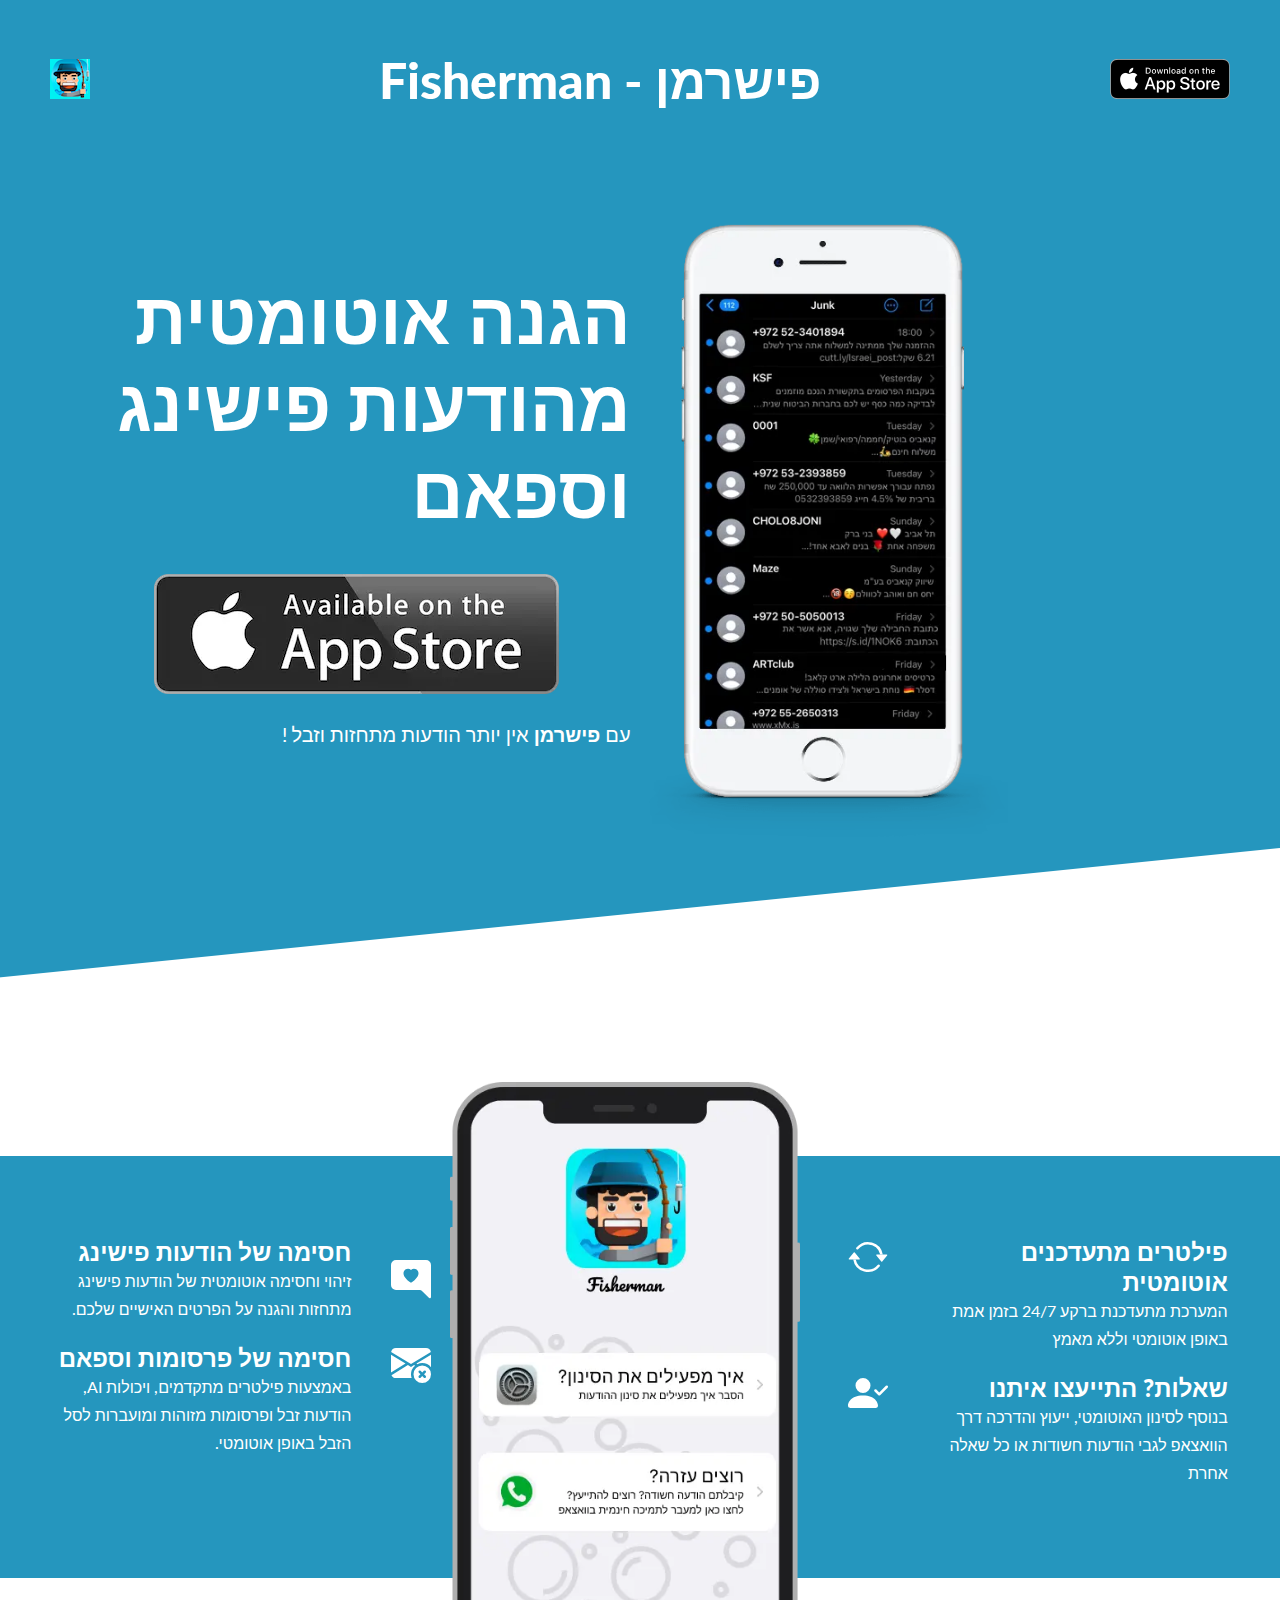
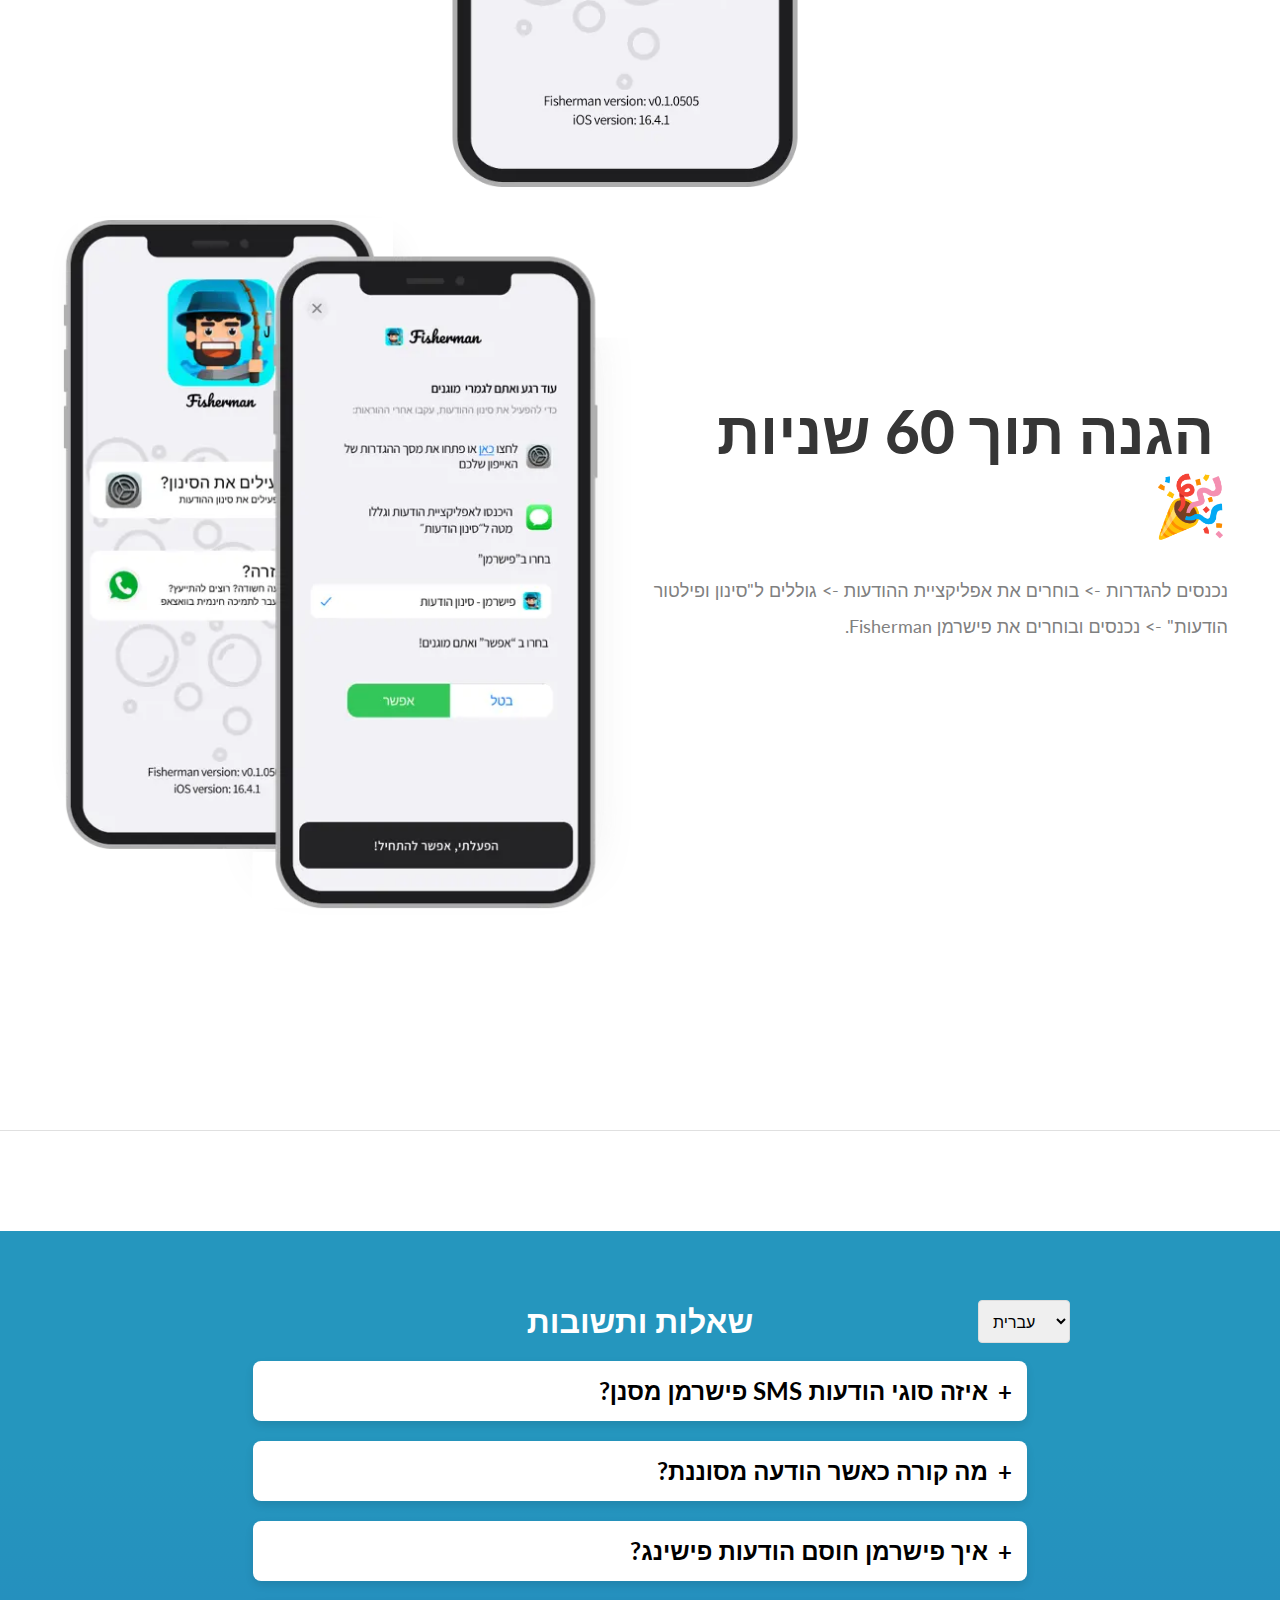
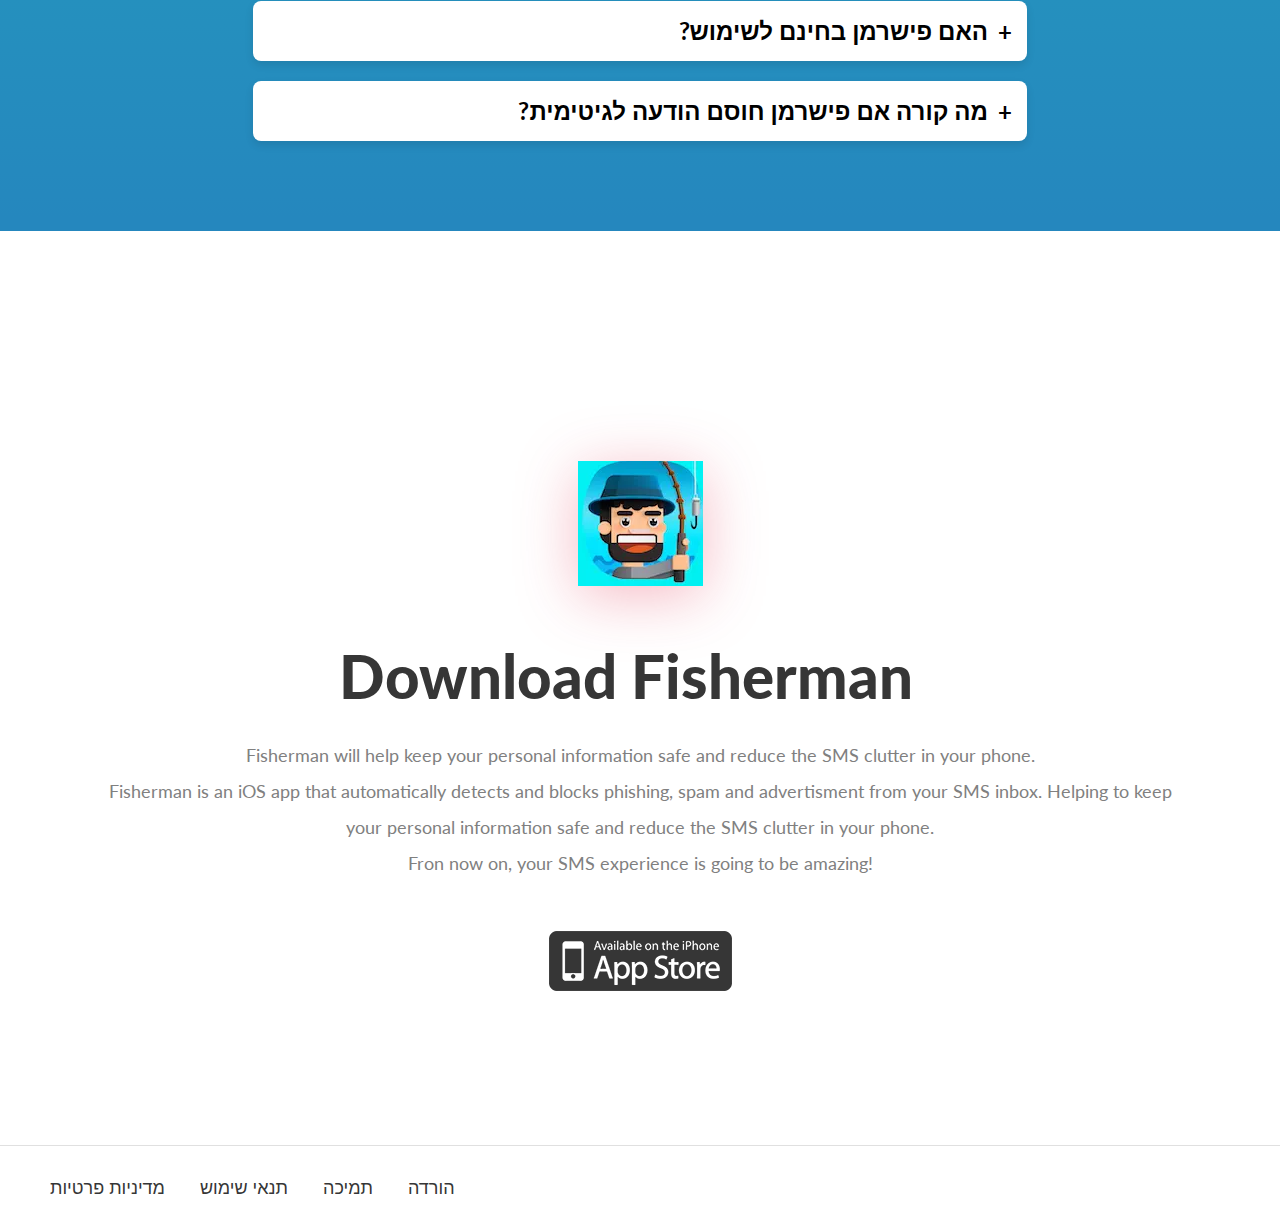
<file: index.html>
<!DOCTYPE html>
<html lang="he">
  <head>
    <meta charset="UTF-8" />
    <meta name="viewport" content="width=device-width, initial-scale=1.0" />
    <title>פישרמן - חסימת אוטומטית של הודעות ספאם</title>

    <!-- Preload primary favicon and main resources -->
    <link rel="preload" href="images/favicon/favicon-32x32.png" as="image">
    <link rel="preload" href="https://fonts.googleapis.com/css2?family=Lato:ital,wght@0,400;0,700;0,900;1,400&display=swap" as="style">
    <link rel="preload" href="css/styles.css" as="style">
    <link rel="preload" href="css/grid.css" as="style">
    <link rel="preload" href="images/appstore-2x.webp" as="image">

    <!-- Favicon -->
    <link rel="apple-touch-icon" sizes="180x180" href="images/favicon/apple-touch-icon.png" />
    <link rel="icon" type="image/png" sizes="32x32" href="images/favicon/favicon-32x32.png" />
    <link rel="icon" type="image/png" sizes="16x16" href="images/favicon/favicon-16x16.png" />
    <link rel="manifest" href="images/favicon/site.webmanifest" />
    <link rel="mask-icon" href="images/favicon/safari-pinned-tab.svg" color="#5bbad5" />
    <link rel="shortcut icon" href="images/favicon/favicon.ico" />
    <meta name="msapplication-TileColor" content="#2596be" />
    <meta name="msapplication-config" content="images/favicon/browserconfig.xml" />
    <meta name="theme-color" content="#ffffff" />

    <!-- HTML Social Tags -->
    <meta name="description" content="פישרמן - חסימה אוטומטית של הודעות פישינג, ספאם ופרסומות בחינם">

    <!-- Facebook & Twitter Meta Tags -->
    <meta property="og:url" content="https://fisherman.app">
    <meta property="og:type" content="website">
    <meta property="og:title" content="פישרמן - חסימה אוטומטית של הודעות פישינג, ספאם ופרסומות בחינם">
    <meta property="og:description" content="פישרמן - חסימה אוטומטית של הודעות פישינג, ספאם ופרסומות בחינם">
    <meta property="og:image" content="https://fisherman.app/images/preview.png">

    <meta name="twitter:card" content="summary_large_image">
    <meta property="twitter:domain" content="fisherman.app">
    <meta property="twitter:url" content="https://fisherman.app">
    <meta name="twitter:title" content="פישרמן - חסימה אוטומטית של הודעות פישינג, ספאם ופרסומות בחינם">
    <meta name="twitter:description" content="פישרמן - חסימה אוטומטית של הודעות פישינג, ספאם ופרסומות בחינם">
    <meta name="twitter:image" content="https://fisherman.app/images/preview.png">

    <!-- LATO — Google Font -->
    <link href="https://fonts.googleapis.com/css2?family=Lato:ital,wght@0,400;0,700;0,900;1,400&display=swap" rel="stylesheet" />

    <!-- Main CSS File -->
    <link rel="stylesheet" href="css/styles.css" />
    <link rel="stylesheet" href="css/grid.css" />

    <!-- Clarity Script with async attribute -->
    <script async type="text/javascript">
      (function(c,l,a,r,i,t,y){
          c[a]=c[a]||function(){(c[a].q=c[a].q||[]).push(arguments)};
          t=l.createElement(r);t.async=1;t.src="https://www.clarity.ms/tag/"+i;
          y=l.getElementsByTagName(r)[0];y.parentNode.insertBefore(t,y);
      })(window, document, "clarity", "script", "ia5irlsmfr");
    </script>
  </head>
  <body>
    
    <!-- Header Section -->
    <header id="home">
      <nav>
        <div class="navbar-logo">
          <a href="#" class="logo">
            <img src="images/app_logo_40.png" alt="Fisherman Logo" style="margin: 20 auto;">
          </a>    
        </div>

        <div class="navbar-logo">
          <a href="#" class="logo" style="width: fit-content;">
            Fisherman - פישרמן
          </a>    
        </div>
            
        <div class="navbar-logo">
          <a href="https://apps.apple.com/il/app/fisherman-sms-filtering/id6449192504" class="logo">
           <!-- <svg xmlns="http://www.w3.org/2000/svg" viewBox="0 0 240 80">
            <path d="M110.1 0H7.5c-.7 0-1.3.1-2 .2-.6.1-1.3.3-1.9.6C3 1.1 2.5 1.5 2 2S1.1 3 .8 3.6C.5 4.2.3 4.9.2 5.5c-.1.7-.2 1.4-.2 2v24.9c0 .7.1 1.3.2 2s.3 1.3.6 1.9c.3.7.7 1.2 1.2 1.7s1 .9 1.6 1.2c.6.3 1.2.5 1.9.6.7.1 1.3.2 2 .2h104.6c.7 0 1.3-.1 2-.2s1.3-.3 1.9-.6c.6-.3 1.1-.7 1.6-1.2s.9-1 1.2-1.6c.3-.6.5-1.2.6-1.9.1-.7.2-1.3.2-2v-.9V9.5 8.4v-.9c0-.7-.1-1.3-.2-2s-.3-1.3-.6-1.9c-.6-1.2-1.6-2.2-2.8-2.8-.6-.3-1.2-.5-1.9-.6-.7-.1-1.3-.2-2-.2h-2z" fill="#a6a6a6"/><path d="M8.4 39.1h-.9c-.6 0-1.3-.1-1.9-.2-.6-.1-1.1-.3-1.7-.5-.5-.3-1-.6-1.4-1-.4-.4-.8-.9-1-1.4-.3-.5-.4-1.1-.5-1.7-.1-.6-.2-1.2-.2-1.9v-24-.9c0-.6.1-1.3.2-1.9.1-.5.3-1.1.6-1.6s.6-1 1-1.4c.4-.4.9-.7 1.4-1 .5-.3 1.1-.4 1.7-.5C6.3 1 6.9.9 7.6.9H112.2c.6 0 1.2.1 1.9.2.6.1 1.1.3 1.7.5 1 .5 1.9 1.4 2.4 2.4.3.5.4 1.1.5 1.6.1.6.2 1.3.2 1.9v24.9c0 .6-.1 1.2-.2 1.9-.1.6-.3 1.1-.5 1.7-.3.5-.6 1-1 1.4-.4.4-.9.8-1.4 1-.5.3-1.1.5-1.7.5-.6.1-1.2.2-1.9.2H8.4z"/><path d="M24.8 20.3c0-1.7.9-3.3 2.4-4.2-.9-1.3-2.4-2.1-4-2.2-1.7-.2-3.3 1-4.2 1-.9 0-2.2-1-3.6-1-1.9.1-3.6 1.1-4.5 2.7-1.9 3.3-.5 8.3 1.4 11 .9 1.3 2 2.8 3.4 2.8 1.4-.1 1.9-.9 3.6-.9 1.7 0 2.1.9 3.6.9s2.4-1.3 3.3-2.7c.7-.9 1.2-2 1.5-3.1-1.8-.6-2.9-2.4-2.9-4.3zM22 12.2c.8-1 1.2-2.2 1.1-3.5-1.2.1-2.4.7-3.2 1.7-.8.9-1.2 2.1-1.1 3.4 1.3 0 2.4-.6 3.2-1.6zM42.3 27.1h-4.7l-1.1 3.4h-2L39 18.1h2l4.5 12.4h-2l-1.2-3.4zm-4.2-1.5h3.8L40 20.1h-.1l-1.8 5.5zm17.1.4c0 2.8-1.5 4.6-3.8 4.6-1.2.1-2.3-.6-2.8-1.6v4.5h-1.9v-12h1.8V23c.6-1 1.7-1.6 2.9-1.6 2.2-.1 3.8 1.8 3.8 4.6zm-2 0c0-1.8-.9-3-2.4-3-1.4 0-2.4 1.2-2.4 3s1 3 2.4 3c1.5 0 2.4-1.2 2.4-3zm11.9 0c0 2.8-1.5 4.6-3.8 4.6-1.2.1-2.3-.6-2.8-1.6v4.5h-1.9v-12h1.8V23c.6-1 1.7-1.6 2.9-1.6 2.3-.1 3.8 1.8 3.8 4.6zm-1.9 0c0-1.8-.9-3-2.4-3-1.4 0-2.4 1.2-2.4 3s1 3 2.4 3c1.5 0 2.4-1.2 2.4-3zm8.5 1c.1 1.2 1.3 2 3 2 1.6 0 2.7-.8 2.7-1.9 0-1-.7-1.5-2.3-1.9l-1.6-.4c-2.3-.5-3.3-1.6-3.3-3.3 0-2.1 1.9-3.6 4.5-3.6s4.4 1.5 4.5 3.6h-1.9c-.1-1.2-1.1-2-2.6-2s-2.5.8-2.5 1.9c0 .9.7 1.4 2.3 1.8l1.4.3c2.5.6 3.6 1.6 3.6 3.4 0 2.3-1.8 3.8-4.8 3.8-2.8 0-4.6-1.4-4.7-3.7h1.7zm11.6-7.7v2.1H85v1.5h-1.7v5c0 .8.3 1.1 1.1 1.1h.6v1.5c-.3.1-.7.1-1 .1-1.8 0-2.5-.7-2.5-2.4V23h-1.3v-1.5h1.3v-2.1h1.8zm2.8 6.7c0-2.8 1.7-4.6 4.3-4.6 2.6 0 4.3 1.8 4.3 4.6 0 2.9-1.7 4.6-4.3 4.6-2.7 0-4.3-1.8-4.3-4.6zm6.7 0c0-2-.9-3.1-2.4-3.1S88 24 88 26s.9 3.1 2.4 3.1 2.4-1.2 2.4-3.1zm3.4-4.6H98V23c.2-1 1.2-1.7 2.2-1.6.2 0 .4 0 .6.1v1.7c-.3-.1-.6-.1-.8-.1-1 0-1.9.8-1.9 1.8v5.7h-1.9v-9.2zm13.2 6.4c-.2 1.6-1.8 2.8-3.9 2.8-2.6 0-4.3-1.8-4.3-4.6s1.6-4.7 4.2-4.7c2.5 0 4.1 1.7 4.1 4.5v.6h-6.4v.1c-.1 1.3.8 2.4 2.1 2.6h.3c.9.1 1.8-.4 2.1-1.3h1.8zm-6.3-2.7h4.5c.1-1.2-.9-2.2-2.1-2.3h-.2c-1.2 0-2.2 1-2.2 2.3z" fill="#fff"/><g><path d="M37.8 8.7c1.5-.1 2.7 1 2.8 2.4v.5c0 1.9-1 3-2.8 3h-2.2v-6l2.2.1zm-1.2 5.2h1.1c1 .1 1.9-.7 2-1.8v-.4c.1-1-.6-2-1.6-2.1h-1.5v4.3zm5.1-1.5c-.1-1.2.8-2.2 1.9-2.3 1.2-.1 2.2.8 2.3 1.9v.4c.1 1.2-.7 2.2-1.9 2.3-1.2.1-2.2-.7-2.3-1.9v-.4zm3.3 0c0-1-.4-1.5-1.2-1.5-.8 0-1.2.6-1.2 1.5 0 1 .4 1.6 1.2 1.6.8 0 1.2-.6 1.2-1.6zm6.6 2.3h-.9l-.9-3.3h-.1l-.9 3.3h-.9l-1.2-4.5h.9l.8 3.4h.1l.9-3.4h.9l.9 3.4h.1l.8-3.4h.9l-1.4 4.5zm2.3-4.5h.9v.7h.1c.2-.5.8-.8 1.3-.8.8-.1 1.5.5 1.6 1.4V14.7h-.9V12c0-.7-.3-1.1-1-1.1-.6 0-1.1.4-1.1 1V14.7h-.9v-4.5zm5.2-1.8h.9v6.3h-.9V8.4zm2.1 4c-.1-1.2.7-2.2 1.9-2.3 1.2-.1 2.2.7 2.3 1.9v.4c.1 1.2-.7 2.2-1.9 2.3-1.2.1-2.2-.7-2.3-1.9v-.4zm3.4 0c0-1-.4-1.5-1.2-1.5-.8 0-1.2.6-1.2 1.5 0 1 .4 1.6 1.2 1.6.7 0 1.2-.6 1.2-1.6zm1.8 1c0-.8.6-1.3 1.7-1.3l1.2-.1v-.4c0-.5-.3-.7-.9-.7-.5 0-.8.2-.9.5h-.9c.1-.8.8-1.3 1.8-1.3 1.1 0 1.8.6 1.8 1.5v3.1h-.9v-.6h-.1c-.3.5-.8.7-1.4.7-.7.1-1.4-.5-1.5-1.2.1-.1.1-.1.1-.2zm2.9-.4v-.4l-1.1.1c-.6 0-.9.3-.9.6 0 .4.4.6.8.6.6.2 1.1-.2 1.2-.9 0 .1 0 .1 0 0zm2-.6c0-1.4.7-2.3 1.9-2.3.6 0 1.1.3 1.4.8h.1V8.4h.9v6.3h-.9V14h-.1c-.3.5-.8.8-1.4.8-1.1 0-1.9-.9-1.9-2.4zm1 0c0 1 .4 1.5 1.2 1.5.8 0 1.2-.6 1.2-1.5s-.5-1.5-1.2-1.5c-.8 0-1.2.6-1.2 1.5zm6.9 0c-.1-1.2.7-2.2 1.9-2.3 1.2-.1 2.2.7 2.3 1.9v.4c.1 1.2-.7 2.2-1.9 2.3-1.2.1-2.2-.7-2.3-1.9v-.4zm3.4 0c0-1-.4-1.5-1.2-1.5-.8 0-1.2.6-1.2 1.5 0 1 .4 1.6 1.2 1.6.7 0 1.2-.6 1.2-1.6zm2.1-2.2h.9v.7h.1c.2-.5.8-.8 1.3-.8.8-.1 1.5.5 1.6 1.4V14.7h-.9V12c0-.7-.3-1.1-1-1.1-.6 0-1.1.4-1.1 1V14.7h-.9v-4.5zm8.8-1.1v1.1h1v.8h-1v2.3c0 .5.2.7.6.7h.3v.7h-.5c-1 0-1.4-.3-1.4-1.2V11h-.7v-.7h.7V9.1h1zm2.2-.7h.9v2.5h.1c.2-.5.8-.9 1.4-.8.8 0 1.5.6 1.6 1.4V14.7h-.9V12c0-.7-.3-1.1-1-1.1-.6 0-1.1.4-1.1 1V14.7h-.9V8.4zm9.1 5.1c-.2.8-1.1 1.4-1.9 1.3-1.1 0-2.1-.9-2.1-2v-.3c-.2-1.1.6-2.2 1.8-2.3h.3c1.3 0 2 .9 2 2.3v.3h-3.2v.1c-.1.7.4 1.2 1.1 1.3h.1c.4.1.9-.2 1.1-.5h.8zm-3.2-1.5h2.3c0-.6-.4-1.1-1-1.2h-.1c-.6.1-1.2.6-1.2 1.2z" fill="#fff"/></g></svg> -->
            <img src="images/appstore-nav.png" alt="" style="margin: 10 auto;">
          </a>    
        </div>

        <!-- <div id="navbar">
          <ul>
            <li><a href="#features">FEATURES</a></li>
            <li><a href="#testimonial">TESTIMONIAL</a></li>
            <li><a href="#howto">HOW TO</a></li>
            <li><a href="#download">DOWNLOAD</a></li>
          </ul>
        </div> -->
        <!-- <div id="mobileNav">
          <span onclick="openNav()">&#9776;</span>
        </div>
        <div id="myNav" class="mobileNavOverlay">
          <div class="overlay-content">
            <a href="javascript:void()" class="close-btn" onclick="closeNav()"
              >&times;</a
            >
            <a href="#home" onclick="closeNav()">HOME</a>
            <a href="#features" onclick="closeNav()">FEATURES</a>
            <a href="#testimonial" onclick="closeNav()">TESTIMONIAL</a>
            <a href="#howto" onclick="closeNav()">HOW TO</a>
            <a href="#download" onclick="closeNav()">DOWNLOAD</a>
          </div>
        </div> -->
      </nav>

      <div id="hero">
        <div class="row">
          <div class="col span_1_of_2">
            <div class="hero-description">
            <h1 dir="rtl" style="margin: auto">
                הגנה אוטומטית מהודעות פישינג וספאם <br />
            </h1>
              <a href="https://apps.apple.com/il/app/fisherman-sms-filtering/id6449192504" target="https://apps.apple.com/il/app/fisherman-sms-filtering/id6449192504">
                <img src="images/appstore-2x.webp" alt="" style="display: block; margin: 0 auto; margin-bottom: 10px; margin-top: 40px;">
              </a>
              <p dir="rtl">
                עם <span class="bold-text">פישרמן</span> אין יותר הודעות מתחזות וזבל !
              </p>
            </div>
          </div>
          <div class="col span_1_of_2">
            <img class="hero-img" src="images/1.webp" alt="">
          </div>
        </div>
      </div>
      <div class="shape-divider">
        <div class="custom-shape-divider-bottom-1603385849">
          <svg
            data-name="Layer 1"
            xmlns="http://www.w3.org/2000/svg"
            viewBox="0 0 1200 120"
            preserveAspectRatio="none"
          >
            <path
              d="M1200 120L0 16.48 0 0 1200 0 1200 120z"
              class="shape-fill"
            ></path>
          </svg>
        </div>
      </div>
      <button onclick="topFunction()" id="scrollUp" title="Go to top">
        <svg
          width="1.5rem"
          height="1.5rem"
          viewBox="0 0 16 16"
          class="bi bi-arrow-up"
          fill="currentColor"
          xmlns="http://www.w3.org/2000/svg"
        >
          <path
            fill-rule="evenodd"
            d="M8 15a.5.5 0 0 0 .5-.5V2.707l3.146 3.147a.5.5 0 0 0 .708-.708l-4-4a.5.5 0 0 0-.708 0l-4 4a.5.5 0 1 0 .708.708L7.5 2.707V14.5a.5.5 0 0 0 .5.5z"
          />
        </svg>
      </button>
    </header>
    <!-- End: Header Section -->

    <!-- How To Section -->
    <section id="howto">
      <div class="row">
        <div class="col span_1_of_3 first-col">
          <div class="first-item">
            <div class="item-description" dir="rtl" style="text-align: right;">
              <h4>חסימה של הודעות פישינג</h4>
              <p>
                זיהוי וחסימה אוטומטית של הודעות פישינג מתחזות והגנה על הפרטים האישיים שלכם.
              </p>
            </div>
            <div class="item-icon1">
              <svg xmlns="http://www.w3.org/2000/svg" width="2.5rem" height="2.rem" fill="currentColor" class="bi bi-chat-right-heart-fill" viewBox="0 0 16 16">
                <path d="M16 2a2 2 0 0 0-2-2H2a2 2 0 0 0-2 2v8a2 2 0 0 0 2 2h9.586a1 1 0 0 1 .707.293l2.853 2.853a.5.5 0 0 0 .854-.353V2ZM8 3.993c1.664-1.711 5.825 1.283 0 5.132-5.825-3.85-1.664-6.843 0-5.132Z"/>
              </svg>
            </div>
          </div>
          <div class="first-item">
            <div class="item-description" dir="rtl" style="text-align: right;">
              <h4>חסימה של פרסומות וספאם</h4>
              <p>
                באמצעות פילטרים מתקדמים, ויכולות AI, הודעות זבל ופרסומות מזוהות ומועברות לסל הזבל באופן אוטומטי.
              </p>
            </div>
            <div class="item-icon1">
              <svg xmlns="http://www.w3.org/2000/svg" width="2.5rem" height="2.5rem" fill="currentColor" class="bi bi-envelope-x-fill" viewBox="0 0 16 16">
                <path d="M.05 3.555A2 2 0 0 1 2 2h12a2 2 0 0 1 1.95 1.555L8 8.414.05 3.555ZM0 4.697v7.104l5.803-3.558L0 4.697ZM6.761 8.83l-6.57 4.026A2 2 0 0 0 2 14h6.256A4.493 4.493 0 0 1 8 12.5a4.49 4.49 0 0 1 1.606-3.446l-.367-.225L8 9.586l-1.239-.757ZM16 4.697v4.974A4.491 4.491 0 0 0 12.5 8a4.49 4.49 0 0 0-1.965.45l-.338-.207L16 4.697Z"/>
                <path d="M16 12.5a3.5 3.5 0 1 1-7 0 3.5 3.5 0 0 1 7 0Zm-4.854-1.354a.5.5 0 0 0 0 .708l.647.646-.647.646a.5.5 0 0 0 .708.708l.646-.647.646.647a.5.5 0 0 0 .708-.708l-.647-.646.647-.646a.5.5 0 0 0-.708-.708l-.646.647-.646-.647a.5.5 0 0 0-.708 0Z"/>
              </svg>
            </div>
          </div>
        </div>
        <div class="col span_1_of_3 second-col">
          <img class="big_image" src="images/2.webp" alt="" />
        </div>
        <div class="col span_1_of_3 third-col">
          <div class="last-item">
            <div class="item-icon2">
              <svg xmlns="http://www.w3.org/2000/svg" width="2.5rem" height="2.5rem" fill="currentColor" class="bi bi-arrow-repeat" viewBox="0 0 16 16">
                <path d="M11.534 7h3.932a.25.25 0 0 1 .192.41l-1.966 2.36a.25.25 0 0 1-.384 0l-1.966-2.36a.25.25 0 0 1 .192-.41zm-11 2h3.932a.25.25 0 0 0 .192-.41L2.692 6.23a.25.25 0 0 0-.384 0L.342 8.59A.25.25 0 0 0 .534 9z"/>
                 <path fill-rule="evenodd" d="M8 3c-1.552 0-2.94.707-3.857 1.818a.5.5 0 1 1-.771-.636A6.002 6.002 0 0 1 13.917 7H12.9A5.002 5.002 0 0 0 8 3zM3.1 9a5.002 5.002 0 0 0 8.757 2.182.5.5 0 1 1 .771.636A6.002 6.002 0 0 1 2.083 9H3.1z"/>
              </svg>
            </div>
            <div class="item-description" dir="rtl" style="text-align: right;">
              <h4>פילטרים מתעדכנים אוטומטית</h4>
              <p>
                המערכת מתעדכנת ברקע  24/7 בזמן אמת באופן אוטומטי וללא מאמץ
              </p>
            </div>
          </div>
          <div class="last-item">
            <div class="item-icon2">
              <svg
                width="2.5rem"
                height="2.5rem"
                viewBox="0 0 16 16"
                class="bi bi-person-check-fill"
                fill="currentColor"
                xmlns="http://www.w3.org/2000/svg"
              >
                  <path fill-rule="evenodd" d="M15.854 5.146a.5.5 0 0 1 0 .708l-3 3a.5.5 0 0 1-.708 0l-1.5-1.5a.5.5 0 0 1 .708-.708L12.5 7.793l2.646-2.647a.5.5 0 0 1 .708 0z"/>
                  <path d="M1 14s-1 0-1-1 1-4 6-4 6 3 6 4-1 1-1 1H1zm5-6a3 3 0 1 0 0-6 3 3 0 0 0 0 6z"/>
               
              </svg>
            </div>
            <div class="item-description" dir="rtl" style="text-align: right;">
              <h4>שאלות? התייעצו איתנו</h4>  
              <p>
                 בנוסף לסינון האוטומטי, ייעוץ והדרכה דרך הוואצאפ לגבי הודעות חשודות או כל שאלה אחרת
              </p>
            </div>
          </div>
        </div>
      </div>
    </section>
    <!-- End: How To Section -->


<!-- Features Section -->
<section id="features">
  <div class="row">
    <div class="col span_1_of_2">
      <div class="features-images">
        <img class="features_1" src="images/features1.webp" alt="" />
      </div>
    </div>
    <div class="col span_1_of_2">
      <div class="section-description features-description col1" dir="rtl" style="text-align: right;">
        <h2 class="stylish_heading">
          <span class="red_dot">.</span>הגנה תוך 60 שניות 🎉
        </h2>
        <p class="little-description">
           נכנסים להגדרות -> בוחרים את אפליקציית ההודעות -> גוללים ל"סינון ופילטור הודעות" -> נכנסים ובוחרים את פישרמן Fisherman.
        </p>
      </div>
    </div>
  </div>
      <!-- <div class="row second-features-row">
        <div class="col span_1_of_2">
          <div class="section-description features-description">
            <h2 class="stylish_heading">
              פחות מדקה ואתם מוגנים <span class="red_dot">.</span>
            </h2>
            <p class="little-description">
              מורידים את האפליקציה, נכנסים להגדרות, בוחרים ב"הודעות" (Messages). כעת גיללו למטה ובחרו
            </p>
          </div>
        </div> -->
        <!-- <div class="col span_1_of_2">
          <div class="features-images">
            <img class="features_3" src="images/features2.png" alt="" />
          </div>
        </div> 
      </div> -->
    </section>
    <!-- End: Features Section -->

    <!-- Testimonial Section -->
    <!-- <section id="testimonial">
      <h2 class="stylish_heading">
        What people say <span class="red_dot">.</span>
      </h2>
      <div class="row">
        <div class="col span_1_of_3">
          <div class="bubble">
            <p class="message">
              "Lorem ipsum dolor sit amet, onsectetur adipisicing elit, sed do
              eiusmod tempor incididunt ut labore et dolore magna aliqua. Ut
              enim ad minim"
            </p>
            <span class="company-name">Booking.com</span>
          </div>
          <div class="client-info">
            <img class="avatar" src="images/avatar1.jpg" alt="" />
            <div class="name">
              <h4>John Doe</h4>
              <p class="role">CEO</p>
            </div>
          </div>
        </div>
        <div class="col span_1_of_3">
          <div class="bubble">
            <p class="message">
              "Lorem ipsum dolor sit amet, onsectetur adipisicing elit, sed do
              eiusmod tempor incididunt ut labore et dolore magna aliqua. Ut
              enim ad minim"
            </p>
            <span class="company-name">Airnbnb</span>
          </div>
          <div class="client-info">
            <img class="avatar" src="images/avatar2.jpg" alt="" />
            <div class="name">
              <h4>John Doe</h4>
              <p class="role">CEO</p>
            </div>
          </div>
        </div>
        <div class="col span_1_of_3">
          <div class="bubble">
            <p class="message">
              "Lorem ipsum dolor sit amet, onsectetur adipisicing elit, sed do
              eiusmod tempor incididunt ut labore et dolore magna aliqua. Ut
              enim ad minim"
            </p>
            <span class="company-name">Symu.co</span>
          </div>
          <div class="client-info">
            <img class="avatar" src="images/avatar3.jpg" alt="" />
            <div class="name">
              <h4>John Doe</h4>
              <p class="role">CEO</p>
            </div>
          </div>
        </div>
      </div>
    </section> -->
    <!-- End: Testimonial Section -->


    <!-- Subscribe Section -->
    <!-- <section id="subscribe">
      <div class="row">
        <h2 class="stylish_heading">
          Subscribe to our newsletter <span class="red_dot">.</span>
        </h2>
        <p class="">
          Lorem ipsum dolor sit amet, consectetur adipisicing elit, sed do
          eiusmod tempor incididunt ut labore et dolore magna.
        </p>
      </div>
      <div class="subscribe-form">
        <input
          class="form-input"
          type="email"
          placeholder="Your email address"
          required
        />
        <input type="submit" class="btn subscribe-btn" value="Subscribe" />
      </div>
    </section> -->
    <!-- End: Subscribe Section -->

<section id="faq" class="howto-section">
  <div class="faq-container">
    <div class="faq-header">
      <!-- Hebrew Title -->
      <h2 id="hebrew-faq-title" class="faq-title" style="display: block;">שאלות ותשובות</h2>
      <!-- English Title -->
      <h2 id="english-faq-title" class="faq-title" style="display: none;">Fisherman FAQ</h2>

      <div class="language-selector">
        <select id="faq-language" onchange="toggleFaqLanguage()">
          <option value="hebrew">עברית</option>
          <option value="english">English</option>
        </select>
      </div>
    </div>

<!-- Hebrew FAQ -->
<div id="hebrew-faq" style="display: block;">
  <div class="faq-card" onclick="toggleFaqAnswer('faq-he-1')">
    <h3><span class="expand-symbol">+</span> איזה סוגי הודעות SMS פישרמן מסנן?</h3>
    <div id="faq-he-1" class="faq-answer" style="display: none;">
      1. פישינג - הודעות זדוניות המתחזות לתקשורת לגיטימית מעסקים (למשל דואר ישראל, ביט, DHL, UPS)<br>
      2. ספאם - הודעות שנשלחות ללא תוכן ובעלי ערך נמוך (למשל ספאם בחירות, תזכורות לשבת, הצעות לסמים)<br>
      3. פרסומות - הודעות קידום מכירות
    </div>
  </div>

  <div class="faq-card" onclick="toggleFaqAnswer('faq-he-2')">
    <h3><span class="expand-symbol">+</span> מה קורה כאשר הודעה מסוננת?</h3>
    <div id="faq-he-2" class="faq-answer" style="display: none;">
      ברגע שאתה מפעיל את פישרמן, תיקיית ספאם חדשה מתווספת לאפליקציית ההודעות שלך. כל ההודעות המסוננות יהיו זמינות שם.
      הסינונים מתעדכנים אוטומטית.
    </div>
  </div>
  
  <div class="faq-card" onclick="toggleFaqAnswer('faq-he-3')">
    <h3><span class="expand-symbol">+</span> איך פישרמן חוסם הודעות פישינג?</h3>
    <div id="faq-he-3" class="faq-answer" style="display: none;">
      כל הודעה שמתקבלת נסרקת ומאותתים רבים מופקים, כולל מילות מפתח וקישורים מההודעה.
      קישורים לא ידועים נשלחים למנוע זיהוי לסיווג האם הם הונאה (מעמידים פנים כעסק אחר לגניבת המידע שלך).<br>
      בנוסף, טקסט ההודעה נסרק לחיפוש מילות מפתח של ספאם ופרסומות.
    </div>
  </div>

  <div class="faq-card" onclick="toggleFaqAnswer('faq-he-4')">
    <h3><span class="expand-symbol">+</span> האם פישרמן בחינם לשימוש?</h3>
    <div id="faq-he-4" class="faq-answer" style="display: none;">
      כן, פישרמן זמין בחינם לכל המשתמשים.
    </div>
  </div>

  <div class="faq-card" onclick="toggleFaqAnswer('faq-he-5')">
    <h3><span class="expand-symbol">+</span> מה קורה אם פישרמן חוסם הודעה לגיטימית?</h3>
    <div id="faq-he-5" class="faq-answer" style="display: none;">
      פישרמן משתמש במסננים מתקדמים עם אחוז נמוך מאוד של תוצאות שגויות. עם זאת, תמיד תוכל לראות הודעות חסומות בתיקיית דואר הזבל.
    </div>
  </div>
</div>


    <!-- English FAQ -->
    <div id="english-faq" style="display: none;">
      <div class="faq-card" onclick="toggleFaqAnswer('faq-en-1')">
        <h3><span class="expand-symbol">+</span> What type of SMS Fisherman filters?</h3>
        <div id="faq-en-1" class="faq-answer" style="display: none;">
          1. Phishing - malicious messages pretending to be legitimate communication from a business (i.e Israel Post, Bit, DHL, UPS)<br>
          2. Spam - Messages that are sent without content and no value (i.e Election spam, Shabbat reminders, drugs solicitaion)<br>
          3. Ads - Promotional messages
        </div>
      </div>

      <div class="faq-card" onclick="toggleFaqAnswer('faq-en-2')">
        <h3><span class="expand-symbol">+</span> What happens when a message is fitered? </h3>
        <div id="faq-en-2" class="faq-answer" style="display: none;">
          Once you activate Fisherman, a new Spam folder is added to your messages app. All filteres messages will be available there.
          Filters are updated automatically
        </div>
      </div>
      
      <div class="faq-card" onclick="toggleFaqAnswer('faq-en-3')">
        <h3><span class="expand-symbol">+</span> How does Fisherman block phishing messages?</h3>
        <div id="faq-en-3" class="faq-answer" style="display: none;">
          Every message that is recieved is scanned and many signals are being extracted, this can include keywords and links from the message.
          Unknown links are send for a detection engine to classify if they are fraudulent (pretend to be a different business to steal your information)<br>
          Other wise the message text is scanned for spam and ads keywords.
        </div>
      </div>

      <div class="faq-card" onclick="toggleFaqAnswer('faq-en-4')">
        <h3><span class="expand-symbol">+</span> Is Fisherman free to use?</h3>
        <div id="faq-en-4" class="faq-answer" style="display: none;">
          Yes, Fisherman is available for free for all users.
        </div>
      </div>

      <div class="faq-card" onclick="toggleFaqAnswer('faq-en-5')">
        <h3><span class="expand-symbol">+</span> What happens if Fisherman blocks a legitimate message?</h3>
        <div id="faq-en-5" class="faq-answer" style="display: none;">
          Fisherman uses advanced filters with extreamlly low false-positives. Regadless, you can always see blocked messages in the Junk folder.
        </div>
      </div>
    </div>
  </div>
</section>



    <!-- FAQ Toggle Script -->
    <script>
      function toggleFaqAnswer(faqId) {
  var answer = document.getElementById(faqId);
  var faqCard = answer.closest('.faq-card');
  var symbol = faqCard.querySelector('.expand-symbol');

  if (answer.style.display === 'block') {
    answer.style.display = 'none';
    symbol.textContent = '+';
  } else {
    answer.style.display = 'block';
    symbol.textContent = '−'; // Change to minus when expanded
  }

  faqCard.classList.toggle('active');
}

    </script>

    <script>
      window.onload = function() {
        // Display Hebrew FAQ by default on page load
        document.getElementById('hebrew-faq').style.display = 'block';
      };

      function toggleFaqLanguage() {
      var selectedLanguage = document.getElementById("faq-language").value;
      var hebrewFaq = document.getElementById("hebrew-faq");
      var englishFaq = document.getElementById("english-faq");
      var hebrewTitle = document.getElementById("hebrew-faq-title");
      var englishTitle = document.getElementById("english-faq-title");

      if (selectedLanguage === "hebrew") {
        hebrewFaq.style.display = "block";
        englishFaq.style.display = "none";
        hebrewTitle.style.display = "block";
        englishTitle.style.display = "none";
      } else {
        hebrewFaq.style.display = "none";
        englishFaq.style.display = "block";
        hebrewTitle.style.display = "none";
        englishTitle.style.display = "block";
      }
    }
  </script>

    <!-- Download The App Section -->
    <section id="download">
      <div class="row">
        <img class="app-logo" src="images/app_logo.webp" alt="" />
        <h2 class="stylish_heading">
          Download Fisherman <span class="red_dot">.</span>
        </h2>
        <p class="">
          Fisherman will help keep your personal information safe and reduce the SMS clutter in your phone. <br>
          Fisherman is an iOS app that automatically detects and blocks phishing, spam and advertisment from your SMS inbox. Helping to keep your personal information safe and reduce the SMS clutter in your phone. <br>
          Fron now on, your SMS experience is going to be amazing!
        </p>

        <a href="https://apps.apple.com/il/app/fisherman-sms-filtering/id6449192504">
          <img src="images/appstore.png" alt=""/>
        </a>
      </div>
    </section>
    <!-- End: Download The App Section -->

    <!-- Footer Section -->
    <section id="footer">
      <div class="links">
        <ul>
          <li><a href="docs/privacy.html">מדיניות פרטיות</a></li>
          <li><a href="docs/terms.html">תנאי שימוש</a></li>
          <li><a href="https://wa.me/972523632387?text=היי פישרמן, אני צריך עזרה! רשמו למטה עם מה ניתן לעזור ↓↓↓">תמיכה</a></li>
          <li><a href="https://apps.apple.com/il/app/fisherman-sms-filtering/id6449192504">הורדה</a></li>
        </ul>
      </div>
      <!-- <div class="language-option">
        <select name="Languages">
          <option value="English" selected>ENGLISH</option>
          <option value="বাংলা">বাংলা</option>
          <option value="हिन्दी">हिन्दी</option>
        </select>
      </div> -->
    </section>
    <!-- End: Footer Section -->

    <!-- Required JavaScript Files & CDN -->
    <!-- JQuery CDN -->
    <script src="https://ajax.googleapis.com/ajax/libs/jquery/3.5.1/jquery.min.js"></script>

    <!-- Main JS Files -->
    <script src="js/essential.js"></script>
    <script src="js/jquery.nice-select.min.js"></script>
    <script src="js/main.js"></script>
  </body>
</html>
</file>
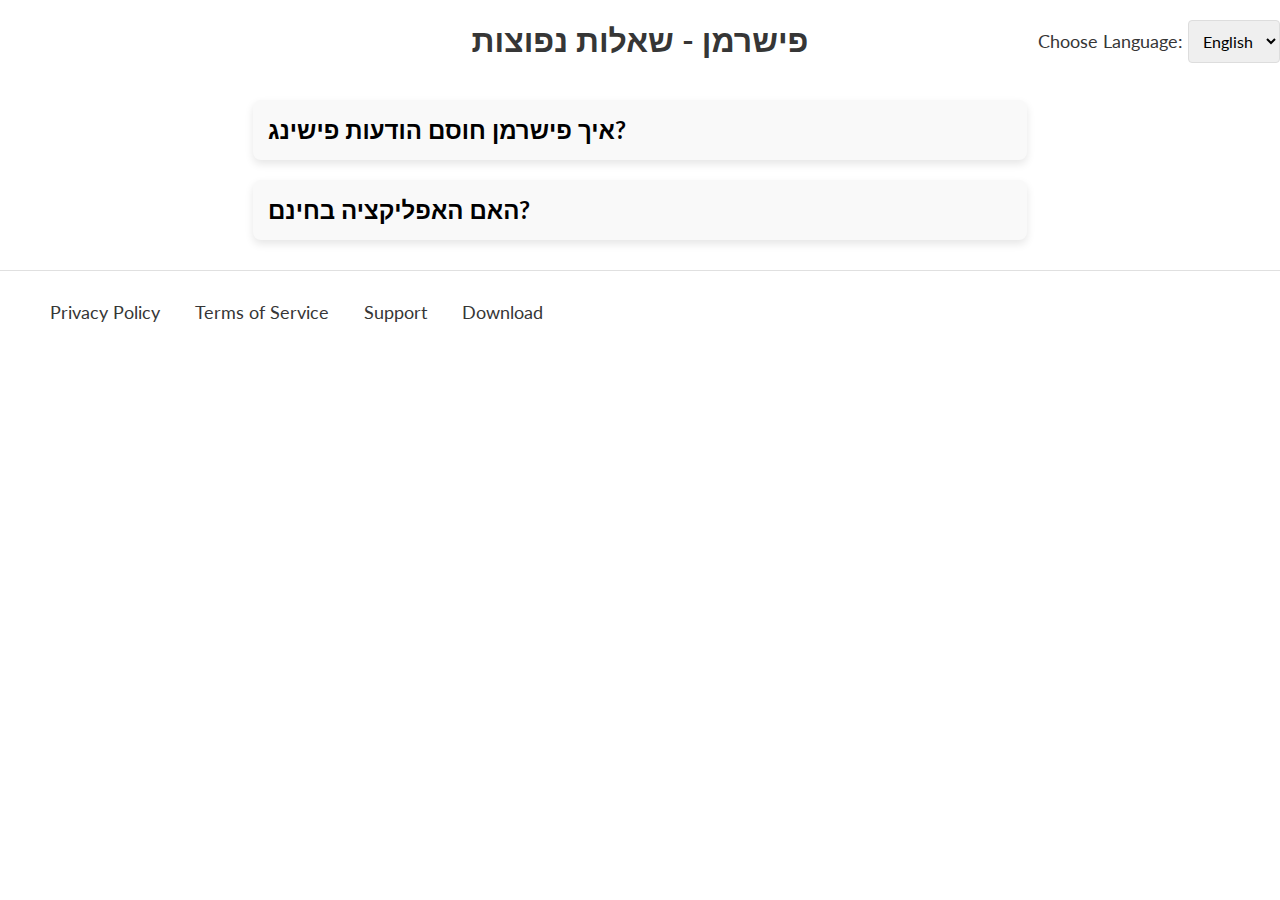
<file: faq.html>
<!DOCTYPE html>
<html lang="en">
  <head>
    <meta charset="UTF-8" />
    <meta name="viewport" content="width=device-width, initial-scale=1.0" />
    <title id="page-title">Fisherman FAQ</title>

    <!-- Preload primary favicon and main resources -->
    <link rel="preload" href="images/favicon/favicon-32x32.png" as="image">
    <link rel="preload" href="https://fonts.googleapis.com/css2?family=Lato:ital,wght@0,400;0,700;0,900;1,400&display=swap" as="style">
    <link rel="preload" href="css/styles.css" as="style">
    <link rel="preload" href="css/grid.css" as="style">

    <!-- Favicon -->
    <link rel="apple-touch-icon" sizes="180x180" href="images/favicon/apple-touch-icon.png" />
    <link rel="icon" type="image/png" sizes="32x32" href="images/favicon/favicon-32x32.png" />
    <link rel="icon" type="image/png" sizes="16x16" href="images/favicon/favicon-16x16.png" />
    <link rel="manifest" href="images/favicon/site.webmanifest" />
    <link rel="mask-icon" href="images/favicon/safari-pinned-tab.svg" color="#5bbad5" />
    <link rel="shortcut icon" href="images/favicon/favicon.ico" />
    <meta name="msapplication-TileColor" content="#2596be" />
    <meta name="msapplication-config" content="images/favicon/browserconfig.xml" />
    <meta name="theme-color" content="#ffffff" />

    <!-- LATO — Google Font -->
    <link href="https://fonts.googleapis.com/css2?family=Lato:ital,wght@0,400;0,700;0,900;1,400&display=swap" rel="stylesheet" />

    <!-- Main CSS File -->
    <link rel="stylesheet" href="css/styles.css" />
    <link rel="stylesheet" href="css/grid.css" />

    <!-- Custom FAQ Style -->
    <style>
      .faq-container {
        padding: 20px;
        max-width: 900px;
        margin: 0 auto;
        text-align: left;
      }
      .faq-title {
        text-align: center;
        margin-bottom: 40px;
        font-size: 2rem;
        font-weight: bold;
      }
      .faq-card {
        background: #f9f9f9;
        border-radius: 8px;
        box-shadow: 0 4px 8px rgba(0, 0, 0, 0.1);
        margin-bottom: 10px;
        padding: 15px;
        cursor: pointer;
      }
      .faq-card h3 {
        margin: 0;
        font-size: 1.5rem;
      }
      .faq-answer {
        display: none;
        padding-top: 10px;
        font-size: 1rem;
      }
      .language-selector {
        text-align: center;
        margin-bottom: 20px;
      }
      .language-selector select {
        padding: 10px;
        font-size: 1rem;
      }
    </style>

    <!-- FAQ Page Scripts -->
    <script>
      // Toggle FAQ answer visibility
      function toggleFaqAnswer(faqId) {
        var answerElement = document.getElementById(faqId);
        if (answerElement.style.display === 'block') {
          answerElement.style.display = 'none';
        } else {
          answerElement.style.display = 'block';
        }
      }

      // Handle language change
      function setLanguage(lang) {
        const urlParams = new URLSearchParams(window.location.search);
        urlParams.set('lang', lang);
        window.location.search = urlParams.toString();

        updateLanguage();
      }

      // Update the page content based on selected language
      function updateLanguage() {
        const urlParams = new URLSearchParams(window.location.search);
        const lang = urlParams.get('lang') || 'he';

        const faqData = {
          en: {
            title: 'Fisherman FAQ',
            questions: [
              { q: 'How does Fisherman block phishing?', a: 'Fisherman automatically detects and blocks phishing messages using advanced AI filters.' },
              { q: 'Is the app free?', a: 'Yes, Fisherman is completely free to use.' }
            ]
          },
          he: {
            title: 'פישרמן - שאלות נפוצות',
            questions: [
              { q: 'איך פישרמן חוסם הודעות פישינג?', a: 'פישרמן מזהה באופן אוטומטי וחוסם הודעות פישינג באמצעות פילטרים מתקדמים.' },
              { q: 'האם האפליקציה בחינם?', a: 'כן, פישרמן הוא שירות חינמי לחלוטין.' }
            ]
          }
        };

        const selectedFaq = faqData[lang];

        // Update title
        document.getElementById('page-title').innerText = selectedFaq.title;
        document.getElementById('faq-title').innerText = selectedFaq.title;

        // Update FAQ cards
        const faqContainer = document.getElementById('faq-list');
        faqContainer.innerHTML = '';
        selectedFaq.questions.forEach((faq, index) => {
          faqContainer.innerHTML += `
            <div class="faq-card" onclick="toggleFaqAnswer('faq-${index}')">
              <h3>${faq.q}</h3>
              <div id="faq-${index}" class="faq-answer">${faq.a}</div>
            </div>`;
        });
      }

      // Initialize on page load
      window.onload = function() {
        updateLanguage();
      }
    </script>
  </head>

  <body>
    <!-- FAQ Page Content -->
    <section class="faq-container">
      <!-- Language Selector -->
      <div class="language-selector">
        <label for="lang">Choose Language:</label>
        <select id="lang" onchange="setLanguage(this.value)">
          <option value="en">English</option>
          <option value="he">עברית</option>
        </select>
      </div>

      <!-- FAQ Title -->
      <h1 id="faq-title" class="faq-title">Fisherman FAQ</h1>

      <!-- FAQ List -->
      <div id="faq-list">
        <!-- Dynamic FAQ content will be loaded here -->
      </div>
    </section>

    <!-- Footer (Optional for consistency) -->
    <section id="footer">
      <div class="links">
        <ul>
          <li><a href="docs/privacy.html">Privacy Policy</a></li>
          <li><a href="docs/terms.html">Terms of Service</a></li>
          <li><a href="https://wa.me/972523632387?text=Hey Fisherman, I need help!">Support</a></li>
          <li><a href="https://apps.apple.com/il/app/fisherman-sms-filtering/id6449192504">Download</a></li>
        </ul>
      </div>
    </section>

    <!-- Required JavaScript Files -->
    <script src="https://ajax.googleapis.com/ajax/libs/jquery/3.5.1/jquery.min.js"></script>
  </body>
</html>
</file>
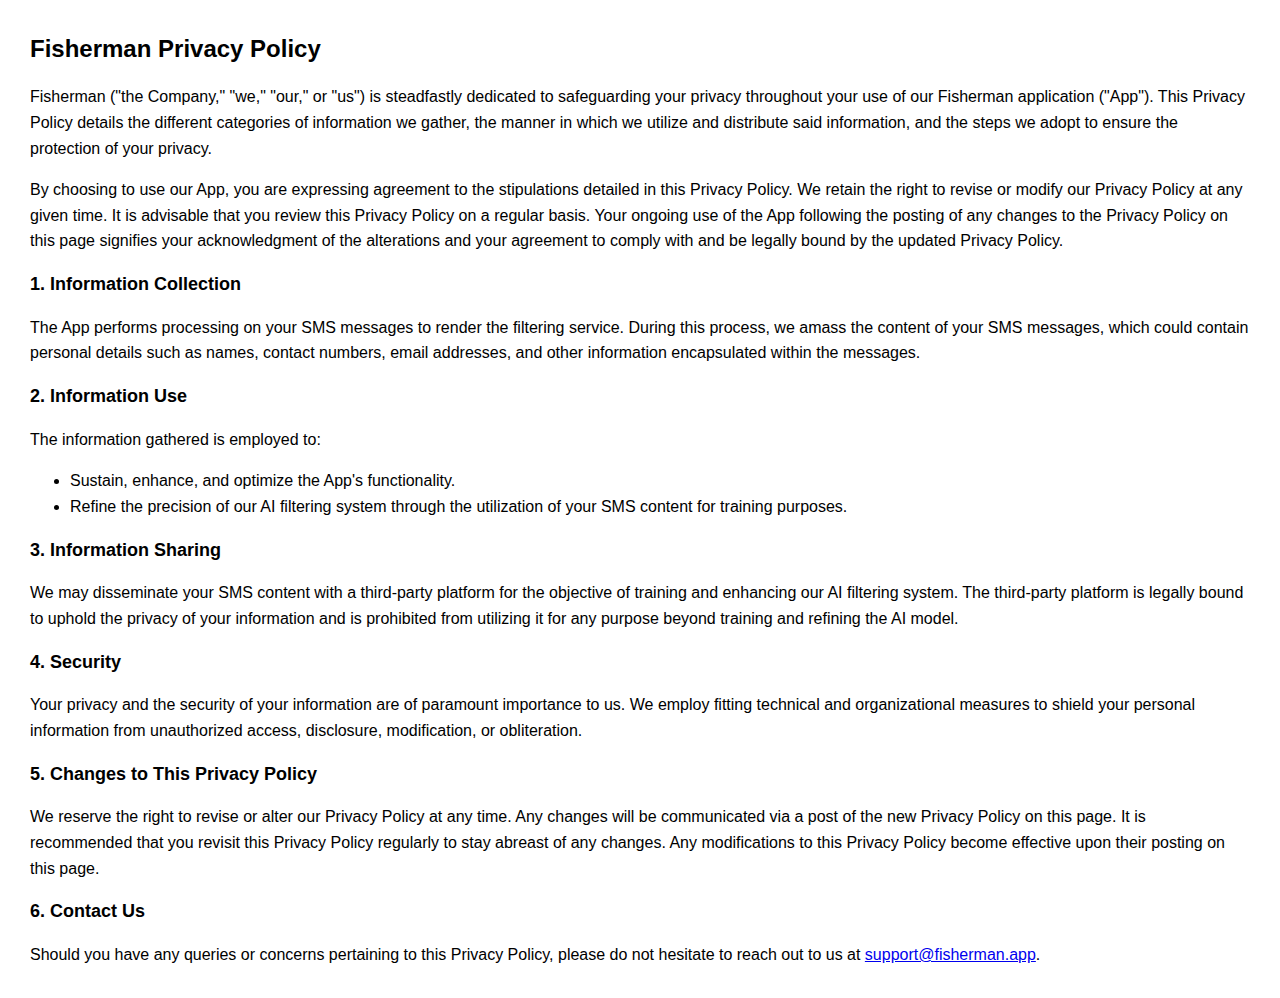
<file: docs/privacy.html>
<!DOCTYPE html>
<html lang="en">
<head>
    <meta charset="UTF-8">
    <meta name="viewport" content="width=device-width, initial-scale=1.0">
    <title>Fisherman Privacy Policy</title>
    <style>
        body {
            font-family: Arial, sans-serif;
            line-height: 1.6;
            margin: 30px;
        }
        h1 {
            font-size: 24px;
        }
        h2 {
            font-size: 18px;
        }
    </style>
</head>
<body>
    <h1>Fisherman Privacy Policy</h1>
    <p>Fisherman ("the Company," "we," "our," or "us") is steadfastly dedicated to safeguarding your privacy throughout your use of our Fisherman application ("App"). This Privacy Policy details the different categories of information we gather, the manner in which we utilize and distribute said information, and the steps we adopt to ensure the protection of your privacy.</p>

    <p>By choosing to use our App, you are expressing agreement to the stipulations detailed in this Privacy Policy. We retain the right to revise or modify our Privacy Policy at any given time. It is advisable that you review this Privacy Policy on a regular basis. Your ongoing use of the App following the posting of any changes to the Privacy Policy on this page signifies your acknowledgment of the alterations and your agreement to comply with and be legally bound by the updated Privacy Policy.</p>

    <h2>1. Information Collection</h2>
    <p>The App performs processing on your SMS messages to render the filtering service. During this process, we amass the content of your SMS messages, which could contain personal details such as names, contact numbers, email addresses, and other information encapsulated within the messages.</p>

    <h2>2. Information Use</h2>
    <p>The information gathered is employed to:</p>
    <ul>
        <li>Sustain, enhance, and optimize the App's functionality.</li>
        <li>Refine the precision of our AI filtering system through the utilization of your SMS content for training purposes.</li>
    </ul>

    <h2>3. Information Sharing</h2>
    <p>We may disseminate your SMS content with a third-party platform for the objective of training and enhancing our AI filtering system. The third-party platform is legally bound to uphold the privacy of your information and is prohibited from utilizing it for any purpose beyond training and refining the AI model.</p>

    <h2>4. Security</h2>
    <p>Your privacy and the security of your information are of paramount importance to us. We employ fitting technical and organizational measures to shield your personal information from unauthorized access, disclosure, modification, or obliteration.</p>

    <h2>5. Changes to This Privacy Policy</h2>
    <p>We reserve the right to revise or alter our Privacy Policy at any time. Any changes will be communicated via a post of the new Privacy Policy on this page. It is recommended that you revisit this Privacy Policy regularly to stay abreast of any changes. Any modifications to this Privacy Policy become effective upon their posting on this page.</p>

    <h2>6. Contact Us</h2>
    <p>Should you have any queries or concerns pertaining to this Privacy Policy, please do not hesitate to reach out to us at <a href="mailto:support@fisherman.app">support@fisherman.app</a>.</p>
</body>
</html>
</file>
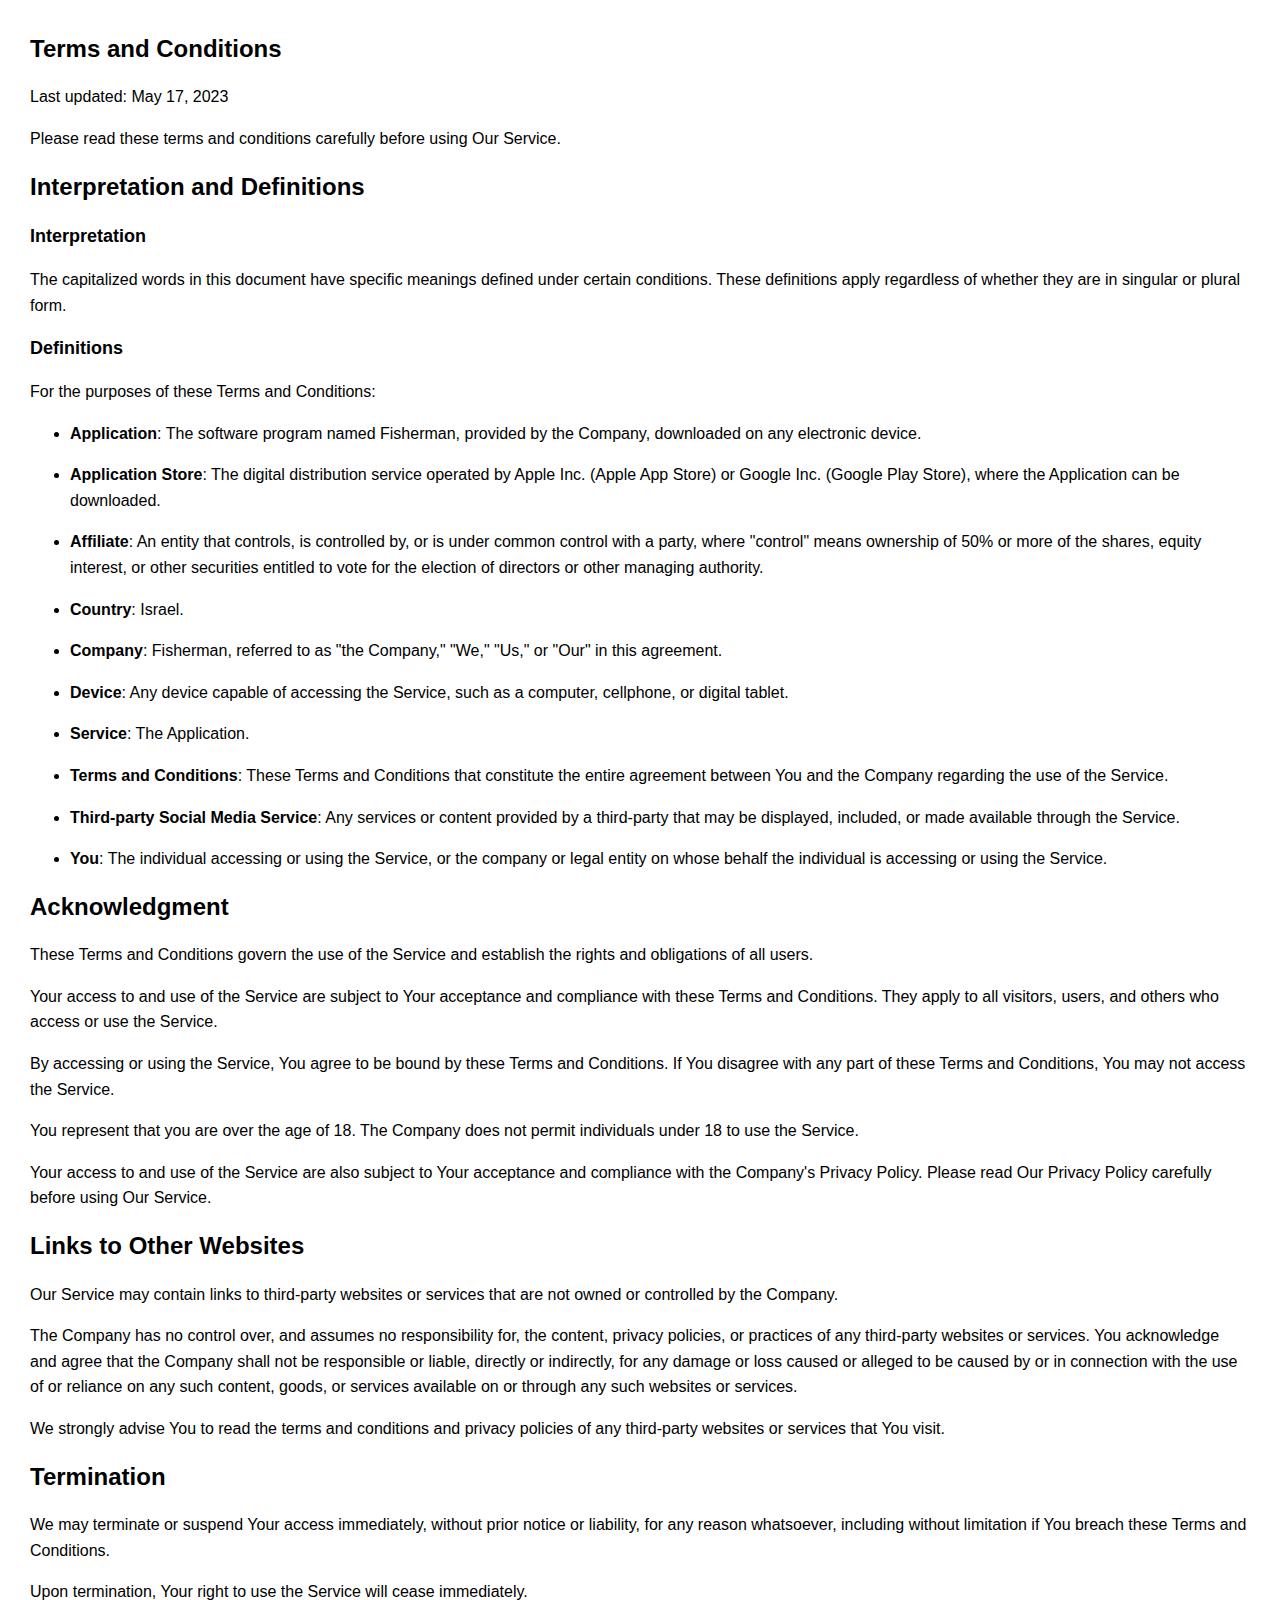
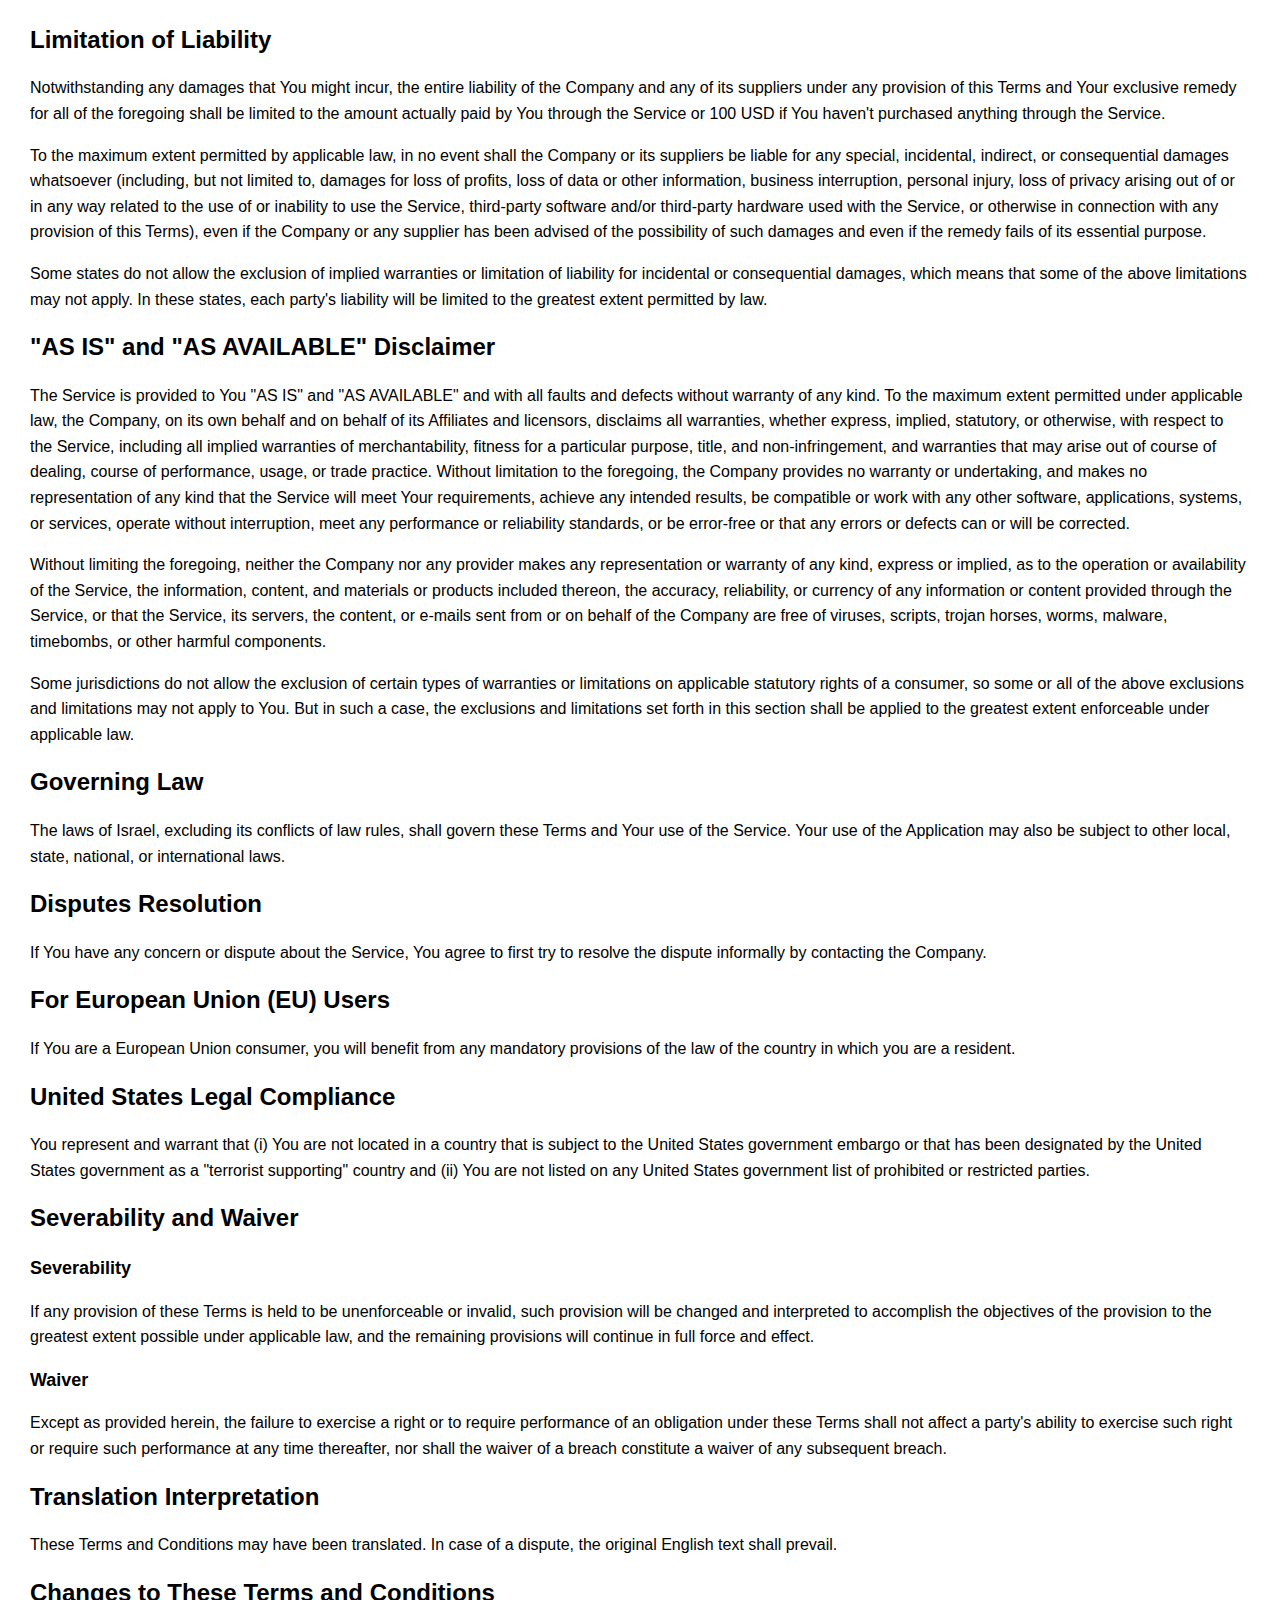
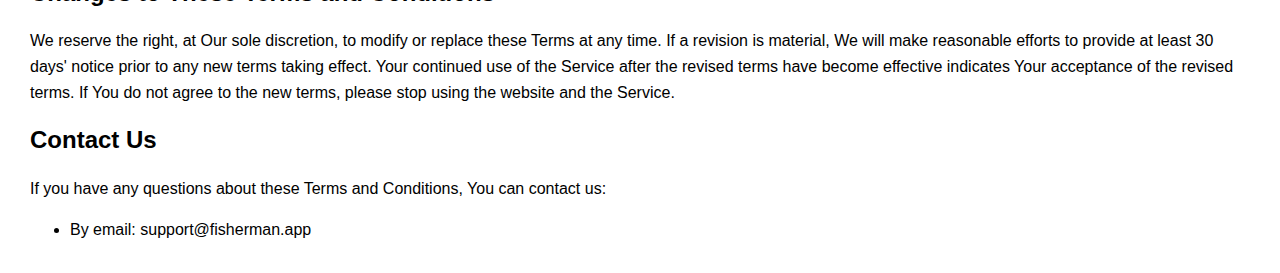
<file: docs/terms.html>
<!DOCTYPE html>
<html lang="en">
<head>
    <meta charset="UTF-8">
    <meta name="viewport" content="width=device-width, initial-scale=1.0">
    <title>Fisherman Terms and Conditions</title>
    <style>
        body {
            font-family: Arial, sans-serif;
            line-height: 1.6;
            margin: 30px;
        }
        h1 {
            font-size: 24px;
        }
        h2 {
            font-size: 18px;
        }
    </style>
</head>
<body>
<h1>Terms and Conditions</h1>
<p>Last updated: May 17, 2023</p>
<p>Please read these terms and conditions carefully before using Our Service.</p>
<h1>Interpretation and Definitions</h1>
<h2>Interpretation</h2>
<p>The capitalized words in this document have specific meanings defined under certain conditions. These definitions apply regardless of whether they are in singular or plural form.</p>
<h2>Definitions</h2>
<p>For the purposes of these Terms and Conditions:</p>
<ul>
<li>
<p><strong>Application</strong>: The software program named Fisherman, provided by the Company, downloaded on any electronic device.</p>
</li>
<li>
<p><strong>Application Store</strong>: The digital distribution service operated by Apple Inc. (Apple App Store) or Google Inc. (Google Play Store), where the Application can be downloaded.</p>
</li>
<li>
<p><strong>Affiliate</strong>: An entity that controls, is controlled by, or is under common control with a party, where "control" means ownership of 50% or more of the shares, equity interest, or other securities entitled to vote for the election of directors or other managing authority.</p>
</li>
<li>
<p><strong>Country</strong>: Israel.</p>
</li>
<li>
<p><strong>Company</strong>: Fisherman, referred to as "the Company," "We," "Us," or "Our" in this agreement.</p>
</li>
<li>
<p><strong>Device</strong>: Any device capable of accessing the Service, such as a computer, cellphone, or digital tablet.</p>
</li>
<li>
<p><strong>Service</strong>: The Application.</p>
</li>
<li>
<p><strong>Terms and Conditions</strong>: These Terms and Conditions that constitute the entire agreement between You and the Company regarding the use of the Service.</p>
</li>
<li>
<p><strong>Third-party Social Media Service</strong>: Any services or content provided by a third-party that may be displayed, included, or made available through the Service.</p>
</li>
<li>
<p><strong>You</strong>: The individual accessing or using the Service, or the company or legal entity on whose behalf the individual is accessing or using the Service.</p>
</li>
</ul>
<h1>Acknowledgment</h1>
<p>These Terms and Conditions govern the use of the Service and establish the rights and obligations of all users.</p>
<p>Your access to and use of the Service are subject to Your acceptance and compliance with these Terms and Conditions. They apply to all visitors, users, and others who access or use the Service.</p>
<p>By accessing or using the Service, You agree to be bound by these Terms and Conditions. If You disagree with any part of these Terms and Conditions, You may not access the Service.</p>
<p>You represent that you are over the age of 18. The Company does not permit individuals under 18 to use the Service.</p>
<p>Your access to and use of the Service are also subject to Your acceptance and compliance with the Company's Privacy Policy. Please read Our Privacy Policy carefully before using Our Service.</p>
<h1>Links to Other Websites</h1>
<p>Our Service may contain links to third-party websites or services that are not owned or controlled by the Company.</p>
<p>The Company has no control over, and assumes no responsibility for, the content, privacy policies, or practices of any third-party websites or services. You acknowledge and agree that the Company shall not be responsible or liable, directly or indirectly, for any damage or loss caused or

 alleged to be caused by or in connection with the use of or reliance on any such content, goods, or services available on or through any such websites or services.</p>
<p>We strongly advise You to read the terms and conditions and privacy policies of any third-party websites or services that You visit.</p>
<h1>Termination</h1>
<p>We may terminate or suspend Your access immediately, without prior notice or liability, for any reason whatsoever, including without limitation if You breach these Terms and Conditions.</p>
<p>Upon termination, Your right to use the Service will cease immediately.</p>
<h1>Limitation of Liability</h1>
<p>Notwithstanding any damages that You might incur, the entire liability of the Company and any of its suppliers under any provision of this Terms and Your exclusive remedy for all of the foregoing shall be limited to the amount actually paid by You through the Service or 100 USD if You haven't purchased anything through the Service.</p>
<p>To the maximum extent permitted by applicable law, in no event shall the Company or its suppliers be liable for any special, incidental, indirect, or consequential damages whatsoever (including, but not limited to, damages for loss of profits, loss of data or other information, business interruption, personal injury, loss of privacy arising out of or in any way related to the use of or inability to use the Service, third-party software and/or third-party hardware used with the Service, or otherwise in connection with any provision of this Terms), even if the Company or any supplier has been advised of the possibility of such damages and even if the remedy fails of its essential purpose.</p>
<p>Some states do not allow the exclusion of implied warranties or limitation of liability for incidental or consequential damages, which means that some of the above limitations may not apply. In these states, each party's liability will be limited to the greatest extent permitted by law.</p>
<h1>"AS IS" and "AS AVAILABLE" Disclaimer</h1>
<p>The Service is provided to You "AS IS" and "AS AVAILABLE" and with all faults and defects without warranty of any kind. To the maximum extent permitted under applicable law, the Company, on its own behalf and on behalf of its Affiliates and licensors, disclaims all warranties, whether express, implied, statutory, or otherwise, with respect to the Service, including all implied warranties of merchantability, fitness for a particular purpose, title, and non-infringement, and warranties that may arise out of course of dealing, course of performance, usage, or trade practice. Without limitation to the foregoing, the Company provides no warranty or undertaking, and makes no representation of any kind that the Service will meet Your requirements, achieve any intended results, be compatible or work with any other software, applications, systems, or services, operate without interruption, meet any performance or reliability standards, or be error-free or that any errors or defects can or will be corrected.</p>
<p>Without limiting the foregoing, neither the Company nor any provider makes any representation or warranty of any kind, express or implied, as to the operation or availability of the Service, the information, content, and materials or products included thereon, the accuracy, reliability, or currency of any information or content provided through the Service, or that the Service, its servers, the content, or e-mails sent from or on behalf of the Company are free of viruses, scripts, trojan horses, worms, malware, timebombs, or other harmful components.</p>
<p>Some jurisdictions do not allow the exclusion of certain types of warranties or limitations on applicable statutory rights of a consumer, so some or all of the above exclusions and limitations may not apply to You. But in such a case, the exclusions

 and limitations set forth in this section shall be applied to the greatest extent enforceable under applicable law.</p>
<h1>Governing Law</h1>
<p>The laws of Israel, excluding its conflicts of law rules, shall govern these Terms and Your use of the Service. Your use of the Application may also be subject to other local, state, national, or international laws.</p>
<h1>Disputes Resolution</h1>
<p>If You have any concern or dispute about the Service, You agree to first try to resolve the dispute informally by contacting the Company.</p>
<h1>For European Union (EU) Users</h1>
<p>If You are a European Union consumer, you will benefit from any mandatory provisions of the law of the country in which you are a resident.</p>
<h1>United States Legal Compliance</h1>
<p>You represent and warrant that (i) You are not located in a country that is subject to the United States government embargo or that has been designated by the United States government as a "terrorist supporting" country and (ii) You are not listed on any United States government list of prohibited or restricted parties.</p>
<h1>Severability and Waiver</h1>
<h2>Severability</h2>
<p>If any provision of these Terms is held to be unenforceable or invalid, such provision will be changed and interpreted to accomplish the objectives of the provision to the greatest extent possible under applicable law, and the remaining provisions will continue in full force and effect.</p>
<h2>Waiver</h2>
<p>Except as provided herein, the failure to exercise a right or to require performance of an obligation under these Terms shall not affect a party's ability to exercise such right or require such performance at any time thereafter, nor shall the waiver of a breach constitute a waiver of any subsequent breach.</p>
<h1>Translation Interpretation</h1>
<p>These Terms and Conditions may have been translated. In case of a dispute, the original English text shall prevail.</p>
<h1>Changes to These Terms and Conditions</h1>
<p>We reserve the right, at Our sole discretion, to modify or replace these Terms at any time. If a revision is material, We will make reasonable efforts to provide at least 30 days' notice prior to any new terms taking effect. Your continued use of the Service after the revised terms have become effective indicates Your acceptance of the revised terms. If You do not agree to the new terms, please stop using the website and the Service.</p>
<h1>Contact Us</h1>
<p>If you have any questions about these Terms and Conditions, You can contact us:</p>
<ul>
<li>By email: support@fisherman.app</li>
</ul>
</body>
</html>
</file>
<file: css/styles.css>
/* Nice Select CSS */
.nice-select {
  -webkit-tap-highlight-color: transparent;
  background-color: #f8f8f8;
  border-radius: 50px;
  border: solid 1px transparent;
  box-sizing: border-box;
  clear: both;
  cursor: pointer;
  display: block;
  float: left;
  font-family: inherit;
  font-size: 18px;
  font-weight: normal;
  height: 42px;
  line-height: 40px;
  outline: none;
  padding-left: 30px;
  padding-right: 30px;
  position: relative;
  text-align: left !important;
  -webkit-transition: all 0.2s ease-in-out;
  transition: all 0.2s ease-in-out;
  -webkit-user-select: none;
  -moz-user-select: none;
  -ms-user-select: none;
  user-select: none;
  white-space: nowrap;
  width: 200px;
}
.nice-select:hover {
  border-color: #dbdbdb;
}
.nice-select:active,
.nice-select.open,
.nice-select:focus {
  border-color: #999;
}
.nice-select:after {
  border-bottom: 2px solid #363636;
  border-right: 2px solid #363636;
  content: "";
  display: block;
  height: 5px;
  margin-top: -4px;
  pointer-events: none;
  position: absolute;
  right: 30px;
  top: 50%;
  -webkit-transform-origin: 66% 66%;
  -ms-transform-origin: 66% 66%;
  transform-origin: 66% 66%;
  -webkit-transform: rotate(45deg);
  -ms-transform: rotate(45deg);
  transform: rotate(45deg);
  -webkit-transition: all 0.15s ease-in-out;
  transition: all 0.15s ease-in-out;
  width: 5px;
}
.nice-select.open:after {
  -webkit-transform: rotate(-135deg);
  -ms-transform: rotate(-135deg);
  transform: rotate(-135deg);
}
.nice-select.open .list {
  top: auto !important;
  bottom: 100%;
  opacity: 1;
  pointer-events: auto;
  -webkit-transform: scale(1) translateY(0);
  -ms-transform: scale(1) translateY(0);
  transform: scale(1) translateY(0);
}
.nice-select.disabled {
  border-color: #ededed;
  color: #999;
  pointer-events: none;
}
.nice-select.disabled:after {
  border-color: #cccccc;
}
.nice-select.wide {
  width: 100%;
}
.nice-select.wide .list {
  left: 0 !important;
  right: 0 !important;
}
.nice-select.right {
  float: right;
}
.nice-select.right .list {
  left: auto;
  right: 0;
}
.nice-select.small {
  font-size: 18px;
  height: 50px;
  line-height: 34px;
}
.nice-select.small:after {
  height: 4px;
  width: 4px;
}
.nice-select.small .option {
  line-height: 34px;
  min-height: 34px;
}
.nice-select .list {
  background-color: #fff;
  border-radius: 5px;
  box-shadow: 0 0 0 1px rgba(68, 68, 68, 0.11);
  box-sizing: border-box;
  margin-top: 4px;
  opacity: 0;
  overflow: hidden;
  padding: 0;
  pointer-events: none;
  position: absolute;
  bottom: 100%;
  left: 0;
  -webkit-transform-origin: 50% 0;
  -ms-transform-origin: 50% 0;
  transform-origin: 50% 0;
  -webkit-transform: scale(0.75) translateY(-21px);
  -ms-transform: scale(0.75) translateY(-21px);
  transform: scale(0.75) translateY(-21px);
  -webkit-transition: all 0.2s cubic-bezier(0.5, 0, 0, 1.25),
    opacity 0.15s ease-out;
  transition: all 0.2s cubic-bezier(0.5, 0, 0, 1.25), opacity 0.15s ease-out;
  z-index: 9;
  width: 200px;
}
.nice-select .list:hover .option:not(:hover) {
  background-color: transparent !important;
}
.nice-select .option {
  cursor: pointer;
  font-weight: 400;
  line-height: 40px;
  list-style: none;
  min-height: 40px;
  outline: none;
  padding-left: 30px;
  padding-right: 29px;
  text-align: left;
  -webkit-transition: all 0.2s;
  transition: all 0.2s;
}
.nice-select .option:hover,
.nice-select .option.focus,
.nice-select .option.selected.focus {
  background-color: #f6f6f6;
}
.nice-select .option.selected {
  font-weight: bold;
}
.nice-select .option.disabled {
  background-color: transparent;
  color: #999;
  cursor: default;
}

.no-csspointerevents .nice-select .list {
  display: none;
}

.no-csspointerevents .nice-select.open .list {
  display: block;
}

/* CSS Global Rules */
* {
  box-sizing: border-box;
  font-family: "Lato", sans-serif;
  list-style-type: none;
  margin: 0;
  padding: 0;
  scroll-behavior: smooth !important;
}

html {
  font-size: 16px;
}

::selection {
  background-color: #ffffff;
  color: #2596be;
}

body {
  font-family: "Lato", sans-serif;
  color: #363636;
  font-size: 1.125rem;
  overflow-x: hidden;
}

img {
  max-width: 100%;
  height: auto;
}

a {
  color: #ffffff;
  text-decoration: none;
}

h1 {
  font-size: 4.5rem;
  font-weight: 900;
}

h2 {
  font-size: 3.75rem;
  font-weight: 900;
}

p {
  color: #808080;
  line-height: 2;
}

section {
  padding: 50px;
}

::placeholder {
  font-size: 18px;
  color: #808080;
}

/* Preloader */
.preloader {
  background-color: #ffffff;
  position: fixed;
  left: 0;
  top: 0;
  height: 100%;
  width: 100%;
  z-index: 150;
  display: flex;
  display: -ms-flexbox;
  -ms-flex-align: center;
  -ms-flex-pack: center;
  align-items: center;
  justify-content: center;
  transition: all 1s ease;
  -webkit-transition: all 1s ease;
}

.preloader.opacity-0 {
  opacity: 0;
}

.preloader .loader {
  height: 2.5rem;
  width: 2.5rem;
  border: 0.25rem solid #2596be;
  border-radius: 50%;
  border-top: 0.25rem solid transparent;
  border-bottom: 0.25rem solid transparent;
  animation: spin 2s linear infinite;
  -webkit-animation: spin 0.8s linear infinite;
}

@keyframes spin {
  0% {
    transform: rotate(0deg);
    -webkit-transform: rotate(0deg);
  }

  100% {
    transform: rotate(360deg);
    -webkit-transform: rotate(360deg);
  }
}

@-webkit-keyframes spin {
  0% {
    transform: rotate(0deg);
    -webkit-transform: rotate(0deg);
  }

  100% {
    transform: rotate(360deg);
    -webkit-transform: rotate(360deg);
  }
}
/* End: Preloader */

/* End: CSS Global Rules */

/* Reusable Components */
.bold-text {
  font-weight: 700;
}

.btn {
  background: #fff;
  padding: 0.9375rem 2.5rem;
  color: #363636;
  border-radius: 3.125rem;
  font-size: 1.125rem;
  font-weight: 700;
  text-align: center;
  box-shadow: 10px 0 40px rgba(0, 0, 0, 0.15);
  display: inline-block;
  cursor: pointer;
}

.btn:hover {
  background: #fff;
  color: #ffffff;
  transition: 0.3s;
  transform: scale(1.03);
}

.red_dot {
  background: linear-gradient(to bottom, #2596be 10%, ##2587be 100%);
  background-clip: border-box;
  -webkit-background-clip: text;
  -webkit-text-fill-color: transparent;
}

.section-description {
  margin-top: 180px;
}

.little-description {
  margin-top: 1.875rem;
  font-size: 1.125rem;
}

.row {
  max-width: 1176px;
  margin: auto;
}
/* End: Reusable Components */

/* Main CSS Rules */

/* Header Section Styling */
#home {
  background: #2596be; /* Old browsers */
  background: -moz-linear-gradient(
    top,
    #2596be 37%,
    ##2587be 98%
  ); /* FF3.6-15 */
  background: -webkit-linear-gradient(
    top,
    #2596be 37%,
    ##2587be 98%
  ); /* Chrome10-25,Safari5.1-6 */
  background: linear-gradient(
    to bottom,
    #2596be 37%,
    ##2587be 98%
  ); /* W3C, IE10+, FF16+, Chrome26+, Opera12+, Safari7+ */
  filter: progid:DXImageTransform.Microsoft.gradient( startColorstr='#2596be', endColorstr='##2587be',GradientType=0 ); /* IE6-9 */
  background-repeat: no-repeat;
  color: #ffffff;
  height: 100%;
  width: 100%;
  padding: 50px;
  position: relative;
}

/* Navbar Styling */
nav {
  display: flex;
  flex-flow: row;
  justify-content: space-between;
}

.logo {
  font-size: 3.125rem;
  font-weight: 900;
}

#navbar ul li {
  display: inline-block;
  margin: 20px;
  font-size: 18px;
  font-weight: 400;
}

#navbar ul li:hover {
  text-decoration: line-through;
}

/* Sticky Navbar */
.sticky {
  position: fixed;
  left: 0;
  top: 0;
  width: 100%;
  background-color: #fff;
  z-index: 500;
  box-shadow: 0 10px 30px rgba(0, 0, 0, 0.1);
  color: #2596be;
  padding: 10px 40px;
  transition: 0.3s;
}

.sticky .logo {
  color: #2596be;
}

.sticky #navbar ul li a {
  color: #363636;
}

.sticky #navbar ul li a:hover {
  color: #2596be;
}

.sticky .navbar {
  padding: 10px;
}

.sticky .mobile-menu {
  font-size: 1.875rem;
  float: right;
  display: block;
  margin: -10px 10px;
}

/* Mobile Navbar Styling */
#myNav {
  display: block;
}
#mobileNav {
  position: absolute;
  right: 10%;
  display: none; /* Hide Mobile Nav on Desktop or big devices */
  cursor: pointer;
  user-select: none;
}

#mobileNav span {
  font-size: 1.875rem;
}

.mobileNavOverlay {
  width: 0;
  height: 100vh;
  position: fixed;
  top: 0;
  left: 0;
  background-color: #ffffff;
  z-index: 9999;
  overflow: hidden;
  color: #2596be;
  transition: 0.3s;
  text-align: center;
}

.overlay-content {
  text-align: center;
  position: absolute;
  top: 50%;
  left: 50%;
  transform: translate(-50%, -50%);
}

.overlay-content a {
  color: #363636;
  font-size: 1.875rem;
  font-weight: 600;
  display: block;
  margin-top: 1.25rem;
  letter-spacing: 0.1875rem;
}

.overlay-content a:hover {
  color: #2596be;
}
/* End: Mobile Menu Styling */

/* Hero Section Styling */

#hero {
  margin: 100px 0;
}

.hero-description {
  margin-top: 3.125rem;
  float: left;
  margin-left: 1.875rem;
}

.hero-description p {
  font-size: 1.25rem;
  margin-top: 1.25rem;
  margin-bottom: 5rem;
  color: #fff;
}

.download-btn {
  background: linear-gradient(to bottom, #2596be 10%, ##2587be 100%);
  background-clip: border-box;
  -webkit-background-clip: text;
  -webkit-text-fill-color: transparent;
}

.hero-img {
  max-width: 28% !important;
  float: right;
  z-index: 1;
  position: absolute;
  /* right: 9.375rem; */
}

/* Custom Shape Divider */

.shape-divider {
  margin-top: 100px;
}

.custom-shape-divider-bottom-1603385849 {
  position: absolute;
  bottom: -2px;
  left: 0;
  width: 100%;
  overflow: hidden;
  line-height: 0;
  transform: rotate(180deg);
}

.custom-shape-divider-bottom-1603385849 svg {
  position: relative;
  display: block;
  width: calc(100% + 1.3px);
  height: 150px;
  transform: rotateY(180deg);
  z-index: -1;
}

.custom-shape-divider-bottom-1603385849 .shape-fill {
  fill: #ffffff;
}

#scrollUp {
  display: none; /* Hidden by default */
  position: fixed; /* Fixed/sticky position */
  bottom: 20px; /* Place the button at the bottom of the page */
  right: 30px; /* Place the button 30px from the right */
  z-index: 99; /* Make sure it does not overlap */
  border: none; /* Remove borders */
  outline: none; /* Remove outline */
  background: #2596be; /* Old browsers */
  background: -moz-linear-gradient(
    top,
    #2596be 37%,
    ##2587be 98%
  ); /* FF3.6-15 */
  background: -webkit-linear-gradient(
    top,
    #2596be 37%,
    ##2587be 98%
  ); /* Chrome10-25,Safari5.1-6 */
  background: linear-gradient(
    to bottom,
    #2596be 37%,
    ##2587be 98%
  ); /* W3C, IE10+, FF16+, Chrome26+, Opera12+, Safari7+ */
  filter: progid:DXImageTransform.Microsoft.gradient( startColorstr='#2596be', endColorstr='##2587be',GradientType=0 ); /* IE6-9 */
  background-repeat: no-repeat;
  color: #ffffff; /* Text color */
  cursor: pointer; /* Add a mouse pointer on hover */
  width: 50px;
  height: 50px;
  border-radius: 50%; /* Rounded corners */
  font-size: 18px; /* Increase font size */
  box-shadow: 0 10px 30px rgba(54, 54, 54, 0.3);
}

#scrollUp:hover {
  background-color: #555; /* Add a dark-grey background on hover */
  transform: scale(1.1);
  transition: 0.3s;
}

/* End: Header Section Styling */

/* Features Section Styling */
#features {
  height: 100%;
  padding-bottom: 200px;
  border-bottom: 1px solid #e0e0e0;
}

.features_3 {
  float: right;
}

.second-features-row {
  margin-top: 6.25rem;
}
/* End: Features Section Styling */

/* Testimonial Section Styling */
#testimonial {
  margin-top: 50px;
}
#testimonial .stylish_heading {
  text-align: center;
}
#testimonial .row {
  margin-top: 6.25rem;
}

.bubble {
  background-color: #fff;
  border: 1px solid #dfdfdf;
  padding: 20px 30px;
  position: relative;
}

.bubble::after {
  display: block;
  position: absolute;
  content: "";
  top: 100%;
  left: 5%;
  transform: translate(50%, -50%) rotate(45deg) translateZ(0);
  height: 15px;
  width: 15px;
  background: linear-gradient(-45deg, #fff 52%, transparent 0);
  border: inherit;
  border-width: 0 1px 1px 0;
  border-radius: 0 0 2px 0;
}

.bubble:hover {
  border: 1px solid transparent;
  cursor: pointer;
  transform: translateY(-20px);
  transition: 0.3s;
  box-shadow: 0 30px 60px rgba(0, 0, 0, 0.1);
}

.company-name {
  background: linear-gradient(to bottom, #2596be 10%, ##2587be 100%);
  background-clip: border-box;
  -webkit-background-clip: text;
  -webkit-text-fill-color: transparent;
  font-weight: 700;
}

.message {
  margin-bottom: 20px;
  font-style: italic;
  line-height: 1.5;
  font-size: 18px;
}

.client-info {
  margin-top: 1.875rem;
  display: flex;
  flex-flow: row;
  justify-content: start;
  align-items: center;
}

.name h4 {
  line-height: 1.5 !important;
}

.avatar {
  border-radius: 50%;
  width: 60px;
  margin-right: 20px;
}

.role {
  font-size: 16px;
  line-height: 1;
}
/* End: Testimonial Section Styling */

/* How To Section Styling */
#howto {
  background: #2596be; /* Old browsers */
  background: -moz-linear-gradient(
    top,
    #2596be 37%,
    ##2587be 98%
  ); /* FF3.6-15 */
  background: -webkit-linear-gradient(
    top,
    #2596be 37%,
    ##2587be 98%
  ); /* Chrome10-25,Safari5.1-6 */
  background: linear-gradient(
    to bottom,
    #2596be 37%,
    ##2587be 98%
  ); /* W3C, IE10+, FF16+, Chrome26+, Opera12+, Safari7+ */
  filter: progid:DXImageTransform.Microsoft.gradient( startColorstr='#2596be', endColorstr='##2587be',GradientType=0 ); /* IE6-9 */
  background-repeat: no-repeat;
  color: #ffffff;
  height: 24.375rem;
  width: 100%;
  position: relative;
  margin-top: 6.25rem;
}

#howto p {
  color: #ffffff;
  font-size: 16px;
  line-height: 1.75;
}

#howto h4 {
  font-size: 1.5rem;
  font-weight: 900;
}

.first-col {
  text-align: right;
  float: right;
}

.third-col {
  text-align: left;
  float: left;
}

.big_image {
  /* position: absolute;
  top: -66px; */
  max-width: 325px;
  margin-top: -125px;
}

.first-item,
.last-item {
  display: flex;
}

.item-icon1 {
  margin-left: 40px;
}

.item-icon1:hover,
.item-icon2:hover {
  transition: 0.3s;
  transform: scale(1.1);
  cursor: pointer;
}

.item-icon2 {
  margin-right: 40px;
}

.first-item,
.last-item {
  margin: 20px 0;
}
/* End: How To Section Styling */

/* Subscribe Section Styling */
#subscribe {
  padding: 150px 50px;
  text-align: center;
  border-bottom: 1px solid #e0e0e0;
}

#subscribe p {
  margin-top: 30px;
}

.subscribe-form {
  position: relative;
  margin-top: 5rem;
}

.form-input {
  border: none;
  height: 50px;
  outline: none;
  width: 40%;
  background-color: #f8f8f8;
  border-radius: 3.125rem;
  padding: 0 30px;
  padding-right: 210px;
/*   position: relative; */
  font-size: 18px;
}

.subscribe-btn {
  background: linear-gradient(to bottom, #2596be 10%, ##2587be 100%);
  border: none;
  box-shadow: 0 10px 30px rgba(223, 27, 60, 0.3);
  color: #ffffff;
  outline: none;
  padding: 15px 60px;
  position: absolute;
  margin-left: -200px;
}
.subscribe-btn:hover {
  background: linear-gradient(to bottom, #2596be 10%, ##2587be 100%);
  color: #ffffff;
}
/* End: Subscribe Section Styling */

/* Download The App Section Styling */
#download {
  text-align: center;
  padding: 100px;
}

#download * {
  margin: 25px auto;
}

.app-logo {
  -webkit-filter: drop-shadow(0 10px 30px rgba(223, 27, 60, 0.3));
  filter: drop-shadow(0 10px 30px rgba(223, 27, 60, 0.3));
}
/* End: Download The App Section Styling */

/* Footer Section Styling */
#footer {
  border-top: 1px solid #e0e0e0;
  display: flex;
  flex-flow: row;
  justify-content: space-between;
  padding: 20px 50px;
  color: #363636;
}

.links ul li {
  display: inline-block;
  margin: 10px 0;
  margin-right: 30px;
  font-size: 18px;
}

.links ul li:hover {
  background: linear-gradient(to bottom, #2596be 0%, #2587be 100%);
  background-clip: text;
  -webkit-background-clip: text;
  -webkit-text-fill-color: transparent;
}

.links ul li a {
  color: #363636;
  text-decoration: none;
}
.links ul li a:hover {
  color: #ff0000;
}
/* End: Footer Section Styling */


/* End: Main CSS Rules */

/* Extra small devices (portrait phones, less than 576px) */
@media (max-width: 575.98px) {
  body {
    font-size: 16px !important;
  }
  h1 {
    font-size: 36px;
  }

  h2 {
    font-size: 30px;
  }

  .row {
    max-width: 90%;
  }

  .btn {
    padding: 10px 20px;
    font-size: 16px;
  }

  section {
    padding: 20px;
  }

  .span_1_of_3 {
    width: 100% !important;
  }

  .span_1_of_2 {
    width: 100% !important;
  }

  ::placeholder {
    text-align: center;
  }

  #mobileNav {
    display: block;
  }

  #home {
    padding: 30px;
  }

  #hero {
    margin: 50px 0;
  }

  .logo {
    font-size: 1.875rem;
  }

  #navbar {
    display: none;
  }

  .hero-description {
    text-align: center;
    margin-top: 0.625rem;
    float: none;
    margin-left: 0;
  }
  .hero-description p {
    font-size: 16px;
    margin-bottom: 1.875rem;
  }
  .hero-img {
    display: none;
  }

  #features {
    padding-bottom: 50px;
  }

  .features-description {
    width: 100%;
  }

  .little-description {
    width: 100%;
  }

  .section-description {
    margin: 0;
  }

  .second-features-row {
    margin-top: 3.25rem;
    display: flex;
    flex-flow: column;
    flex-direction: column-reverse;
  }

  #testimonial .row {
    margin-top: 3.25rem;
  }

  #howto {
    height: 100%;
    margin-top: 0;
    padding: 50px 0;
  }

  #howto p {
    width: 80%;
    margin-left: 10%;
  }

  .item-icon1 {
    margin: 10px auto;
  }

  .item-icon2 {
    margin: 10px auto;
  }

  .third-col {
    margin-top: 30px;
  }

  .first-col .first-item,
  .last-item {
    display: flex;
    flex-flow: column;
    flex-direction: column-reverse;
    text-align: center;
  }

  .third-col .last-item {
    display: flex;
    flex-flow: column;
    flex-direction: column;
    text-align: center;
  }

  .big_image {
    display: block;
    position: static;
    height: auto;
    width: 100% !important;
    margin: 0 auto;
    margin-top: 50px;
  }

  .subscribe-form {
    margin-top: 2rem;
  }

  .subscribe-btn {
    position: static;
    margin-left: 0;
    margin-top: 20px;
  }

  #footer {
    border-top: 1px solid #e0e0e0;
    color: #363636;
    display: flex;
    flex-flow: column;
    justify-content: center;
    text-align: center;
  }
  .links ul li {
    text-align: center;
    display: inline-block;
    margin: 8px 0;
    margin-right: 20px;
    font-size: 16px;
  }

  .language-option {
    margin: 5px auto;
  }

  #testimonial .col {
    margin-bottom: 50px;
  }
  #download {
    padding: 50px 0;
  }
  #subscribe {
    padding: 100px 0;
  }

  .form-input {
    width: 80%;
    padding: 0 15px;
    padding-right: 15px;
    font-size: 16px;
    display: block;
    margin: auto;
  }
}

/* Small devices (landscape phones, 576px and up) */
@media (min-width: 576px) and (max-width: 767.98px) {
  body {
    font-size: 18px;
  }
  h1 {
    font-size: 50px;
  }

  h2 {
    font-size: 40px;
  }

  section {
    padding: 20px;
  }

  .span_1_of_3 {
    width: 100% !important;
  }

  .span_1_of_2 {
    width: 100% !important;
  }

  ::placeholder {
    text-align: center;
  }

  #mobileNav {
    display: block;
  }
  #navbar {
    display: none;
  }

  #hero {
    margin: 50px 0;
  }

  .logo {
    font-size: 1.875rem;
  }

  .hero-description {
    text-align: center;
    margin-top: 0.625rem;
    float: none;
    margin-left: 0;
  }
  .hero-description p {
    margin-bottom: 1.875rem;
  }
  .hero-img {
    display: none;
  }

  #features {
    padding-bottom: 50px;
  }

  .features-description {
    width: 100%;
  }

  .little-description {
    width: 100%;
  }

  .section-description {
    margin: 0;
  }

  .second-features-row {
    margin-top: 3.25rem;
    display: flex;
    flex-flow: column;
    flex-direction: column-reverse;
  }

  #testimonial .row {
    margin-top: 3.25rem;
  }

  #howto {
    height: 100%;
    margin-top: 0;
    padding: 50px 0;
  }

  #howto p {
    width: 80%;
    margin-left: 10%;
  }

  .item-icon1 {
    margin: 10px auto;
  }

  .item-icon2 {
    margin: 10px auto;
  }

  .third-col {
    margin-top: 30px;
  }

  .first-col .first-item,
  .last-item {
    display: flex;
    flex-flow: column;
    flex-direction: column-reverse;
    text-align: center;
  }

  .third-col .last-item {
    display: flex;
    flex-flow: column;
    flex-direction: column;
    text-align: center;
  }

  .big_image {
    display: block;
    position: static;
    height: auto;
    width: 100% !important;
    margin: 0 auto;
    margin-top: 50px;
  }

  .subscribe-form {
    margin-top: 2rem;
  }

  .subscribe-btn {
    position: static;
    margin-left: 0;
    margin-top: 20px;
  }

  #footer {
    border-top: 1px solid #e0e0e0;
    color: #363636;
    display: flex;
    flex-flow: column;
    justify-content: center;
    text-align: center;
  }
  .links ul li {
    text-align: center;
    display: inline-block;
    margin: 8px 0;
    margin-right: 20px;
    font-size: 18px;
  }

  .language-option {
    margin: 5px auto;
  }

  #testimonial .col {
    margin-bottom: 50px;
  }
  #download {
    padding: 50px 0;
  }
  #subscribe {
    padding: 100px 0;
  }

  .form-input {
    width: 60%;
    padding: 0 15px;
    padding-right: 15px;
    font-size: 18px;
    display: block;
    margin: auto;
  }
}

/* Medium devices (tablets, 768px and up) */
@media (min-width: 768px) and (max-width: 991.98px) {
  h1 {
    font-size: 50px;
  }

  h2 {
    font-size: 40px;
  }
  #howto h4 {
    font-size: 1.3rem;
    font-weight: 900;
  }

  .row {
    max-width: 90%;
  }

  .btn {
    padding: 10px 20px;
    font-size: 16px;
  }

  section {
    padding: 20px;
  }
  .btn {
    padding: 15px 30px;
  }
  #mobileNav {
    display: block;
    right: 5%;
  }
  #mobileNav span {
    font-size: 2.5rem;
  }
  #navbar {
    display: none;
  }
  .overlay-content a {
    font-size: 40px;
  }

  .hero-img {
    max-width: 45% !important;
    right: 0.375rem;
  }

  .section-description {
    margin-top: 150px;
  }

  .little-description {
    width: 100%;
  }

  #howto {
    height: 100%;
    margin-bottom: 5rem;
    margin-top: 0;
    margin-top: 10rem;
    padding: 50px 0;
    position: relative;
    width: 100%;
  }

  #howto #howto p {
    width: 80%;
    margin-left: 10%;
  }

  .item-icon1 {
    margin: 10px auto;
  }

  .item-icon2 {
    margin: 10px auto;
  }

  .first-col .first-item,
  .last-item {
    display: flex;
    flex-flow: column;
    flex-direction: column-reverse;
    text-align: center;
  }

  .third-col .last-item {
    display: flex;
    flex-flow: column;
    flex-direction: column;
    text-align: center;
  }

  .big_image {
    display: block;
    position: static;
    height: auto;
    width: 100% !important;
    margin: 0 auto;
    margin-top: 50px;
  }

  .subscribe-form {
    margin-top: 2rem;
  }

  .subscribe-btn {
    margin-left: -100px;
    position: absolute;
  }
  #subscribe {
    padding: 100px;
  }

  .form-input {
    width: 60%;
    padding: 0 30px;
    padding-right: 100px;
    font-size: 18px;
    margin: auto;
  }
}

/* Large devices (desktops, 992px and up) */
@media (min-width: 992px) and (max-width: 1199.98px) {
  h1 {
    font-size: 50px;
  }

  h2 {
    font-size: 40px;
  }
  #howto h4 {
    font-size: 1.3rem;
    font-weight: 900;
  }

  .row {
    max-width: 90%;
  }

  .btn {
    padding: 10px 20px;
    font-size: 16px;
  }

  section {
    padding: 20px;
  }
  .btn {
    padding: 15px 30px;
  }
  #mobileNav {
    display: block;
    right: 5%;
  }
  #mobileNav span {
    font-size: 2.5rem;
  }
  #navbar {
    display: none;
  }
  .overlay-content a {
    font-size: 40px;
  }

  .hero-img {
    max-width: 40% !important;
    right: 0.375rem;
  }

  .section-description {
    margin-top: 180px;
  }

  .little-description {
    width: 100%;
  }

  #howto {
    height: 100%;
    margin-bottom: 5rem;
    margin-top: 10rem;
    padding: 50px 0;
    position: relative;
    width: 100%;
  }

  #howto #howto p {
    width: 80%;
    margin-left: 10%;
  }

  .item-icon1 {
    margin: 10px auto;
  }

  .item-icon2 {
    margin: 10px auto;
  }

  .first-col .first-item,
  .last-item {
    display: flex;
    flex-flow: column;
    flex-direction: column-reverse;
    text-align: center;
  }

  .third-col .last-item {
    display: flex;
    flex-flow: column;
    flex-direction: column;
    text-align: center;
  }

  .big_image {
    display: block;
    position: static;
    height: auto;
    width: 100% !important;
    margin: 0 auto;
    margin-top: 0px;
  }

  .subscribe-form {
    margin-top: 2rem;
  }

  .subscribe-btn {
    margin-left: -100px;
    position: absolute;
  }
  #subscribe {
    padding: 100px;
  }

  .form-input {
    width: 50%;
    padding: 0 30px;
    padding-right: 100px;
    font-size: 18px;
    margin: auto;
  }
}

/* Extra large devices (large desktops, 1200px and up) */
@media (min-width: 1200px) {
  .little-description {
    margin-top: 1.875rem;
    font-size: 1.125rem;
    width: 100%;
  }
  #subscribe {
    padding: 100px;
  }

  #howto {
    margin-bottom: 5rem;
    margin-top: 10rem;
    padding: 50px 0;
    position: relative;
    width: 100%;
    height: 422px;
  }

  .big_image {
    max-width: 350px;
    margin-top: -135px;
  }
}

/* New CSS for FAQ section */
  .item-description[dir="rtl"] {
    text-align: right;
  }

  @media (min-width: 1200px) {
    #faq {
      margin-bottom: 5rem;
      margin-top: 10rem;
      padding: 50px 0;
      position: relative;
      width: 100%;
    }
  }

#faq {
  background: none;
  background-repeat: no-repeat;
  background: -moz-linear-gradient(top, #2596be 37%, #2587be 98%);
  background: -webkit-linear-gradient(top, #2596be 37%, #2587be 98%);
  background: linear-gradient(to bottom, #2596be 37%, #2587be 98%);
  color: #ffffff;
  width: 100%;
  margin-top: 6.25rem;
  height: auto;
}

.faq-container {
  padding: 20px;
  max-width: 900px;
  margin: 0 auto;
  text-align: left;
}

.faq-card {
  background-color: #ffffff;
  border-radius: 8px;
  box-shadow: 0 4px 8px rgba(0, 0, 0, 0.1);
  margin: 20px auto;
  padding: 15px;
  cursor: pointer;
  color: #000000;
  width: 90%; /* Make the card slightly wider on large screens */
  max-width: 850px; /* Cap the width for larger screens */
}

.faq-card h3 {
  display: flex;
  align-items: center;
  font-size: 1.5rem;
  margin: 0;
}

.faq-answer {
  display: none;
  padding-top: 10px;
  font-size: 1rem;
}

#hebrew-faq .faq-card, #hebrew-faq .faq-answer {
  direction: rtl; /* Hebrew: Right-to-left text */
  text-align: right; /* Align text to the right */
}

#hebrew-faq {
    direction: rtl;
    text-align: right;
}


#english-faq .faq-card, #english-faq .faq-answer {
  direction: ltr; /* English: Left-to-right text */
  text-align: left; /* Align text to the left */
}

.faq-header {
  display: flex;
  justify-content: center;
  align-items: center;
  margin-bottom: 20px;
  position: relative;
}


.faq-title {
  font-size: 2rem;
  font-weight: bold;
  text-align: center;
  margin: 0;
}

.language-selector {
  position: absolute;
  right: 0; /* Align the language selector to the right */
}

.language-selector select {
  padding: 10px;
  font-size: 1rem;
  border-radius: 4px;
  border: 1px solid #ddd;
}

.expand-symbol {
  margin-left: 10px;
  font-size: 1.5rem;
  transition: transform 0.3s ease; /* Smooth rotation when toggled */
}

.faq-card.active .expand-symbol {
  transform: rotate(45deg); /* Rotate to make it look like a minus sign */
}

/* For smaller screens like iPhone 12 */
@media (max-width: 768px) {
  .faq-header {
    flex-direction: column; /* Stack the title and language selector vertically */
  }

  .language-selector {
    position: relative; /* No absolute positioning */
    margin-top: 10px; /* Add margin for spacing */
    align-self: center; /* Center the language selector below the title */
  }

  .faq-title {
    text-align: center;
    margin-bottom: 10px; /* Add some spacing */
  }
}
</file>
<file: css/grid.css>
/* Grid CSS */
.section {
  clear: both;
  padding: 0;
  margin: 0;
}
.row:after,
.row:before {
  content: "";
  display: table;
}
.row:after {
  clear: both;
}
.row {
  zoom: 1;
}
.col {
  display: block;
  float: left;
  margin: 1% 0 1% 1.6%;
}
.col:first-child {
  margin-left: 0;
}
@media only screen and (max-width: 480px) {
  .col {
    margin: 1% 0 1% 0;
  }
}
.span_2_of_2 {
  width: 100%;
}
.span_1_of_2 {
  width: 49.2%;
}
@media only screen and (max-width: 480px) {
  .span_2_of_2 {
    width: 100%;
  }
  .span_1_of_2 {
    width: 100%;
  }
}
.span_3_of_3 {
  width: 100%;
}
.span_2_of_3 {
  width: 66.13%;
}
.span_1_of_3 {
  width: 32.26%;
}
@media only screen and (max-width: 480px) {
  .span_3_of_3 {
    width: 100%;
  }
  .span_2_of_3 {
    width: 100%;
  }
  .span_1_of_3 {
    width: 100%;
  }
}
.span_4_of_4 {
  width: 100%;
}
.span_3_of_4 {
  width: 74.6%;
}
.span_2_of_4 {
  width: 49.2%;
}
.span_1_of_4 {
  width: 23.8%;
}
@media only screen and (max-width: 480px) {
  .span_4_of_4 {
    width: 100%;
  }
  .span_3_of_4 {
    width: 100%;
  }
  .span_2_of_4 {
    width: 100%;
  }
  .span_1_of_4 {
    width: 100%;
  }
}
.span_5_of_5 {
  width: 100%;
}
.span_4_of_5 {
  width: 79.68%;
}
.span_3_of_5 {
  width: 59.36%;
}
.span_2_of_5 {
  width: 39.04%;
}
.span_1_of_5 {
  width: 18.72%;
}
@media only screen and (max-width: 480px) {
  .span_5_of_5 {
    width: 100%;
  }
  .span_4_of_5 {
    width: 100%;
  }
  .span_3_of_5 {
    width: 100%;
  }
  .span_2_of_5 {
    width: 100%;
  }
  .span_1_of_5 {
    width: 100%;
  }
}
.span_6_of_6 {
  width: 100%;
}
.span_5_of_6 {
  width: 83.06%;
}
.span_4_of_6 {
  width: 66.13%;
}
.span_3_of_6 {
  width: 49.2%;
}
.span_2_of_6 {
  width: 32.26%;
}
.span_1_of_6 {
  width: 15.33%;
}
@media only screen and (max-width: 480px) {
  .span_6_of_6 {
    width: 100%;
  }
  .span_5_of_6 {
    width: 100%;
  }
  .span_4_of_6 {
    width: 100%;
  }
  .span_3_of_6 {
    width: 100%;
  }
  .span_2_of_6 {
    width: 100%;
  }
  .span_1_of_6 {
    width: 100%;
  }
}
.span_7_of_7 {
  width: 100%;
}
.span_6_of_7 {
  width: 85.48%;
}
.span_5_of_7 {
  width: 70.97%;
}
.span_4_of_7 {
  width: 56.45%;
}
.span_3_of_7 {
  width: 41.94%;
}
.span_2_of_7 {
  width: 27.42%;
}
.span_1_of_7 {
  width: 12.91%;
}
@media only screen and (max-width: 480px) {
  .span_7_of_7 {
    width: 100%;
  }
  .span_6_of_7 {
    width: 100%;
  }
  .span_5_of_7 {
    width: 100%;
  }
  .span_4_of_7 {
    width: 100%;
  }
  .span_3_of_7 {
    width: 100%;
  }
  .span_2_of_7 {
    width: 100%;
  }
  .span_1_of_7 {
    width: 100%;
  }
}
.span_8_of_8 {
  width: 100%;
}
.span_7_of_8 {
  width: 87.3%;
}
.span_6_of_8 {
  width: 74.6%;
}
.span_5_of_8 {
  width: 61.9%;
}
.span_4_of_8 {
  width: 49.2%;
}
.span_3_of_8 {
  width: 36.5%;
}
.span_2_of_8 {
  width: 23.8%;
}
.span_1_of_8 {
  width: 11.1%;
}
@media only screen and (max-width: 480px) {
  .span_8_of_8 {
    width: 100%;
  }
  .span_7_of_8 {
    width: 100%;
  }
  .span_6_of_8 {
    width: 100%;
  }
  .span_5_of_8 {
    width: 100%;
  }
  .span_4_of_8 {
    width: 100%;
  }
  .span_3_of_8 {
    width: 100%;
  }
  .span_2_of_8 {
    width: 100%;
  }
  .span_1_of_8 {
    width: 100%;
  }
}
.span_9_of_9 {
  width: 100%;
}
.span_8_of_9 {
  width: 88.71%;
}
.span_7_of_9 {
  width: 77.42%;
}
.span_6_of_9 {
  width: 66.13%;
}
.span_5_of_9 {
  width: 54.84%;
}
.span_4_of_9 {
  width: 43.55%;
}
.span_3_of_9 {
  width: 32.26%;
}
.span_2_of_9 {
  width: 20.97%;
}
.span_1_of_9 {
  width: 9.68%;
}
@media only screen and (max-width: 480px) {
  .span_9_of_9 {
    width: 100%;
  }
  .span_8_of_9 {
    width: 100%;
  }
  .span_7_of_9 {
    width: 100%;
  }
  .span_6_of_9 {
    width: 100%;
  }
  .span_5_of_9 {
    width: 100%;
  }
  .span_4_of_9 {
    width: 100%;
  }
  .span_3_of_9 {
    width: 100%;
  }
  .span_2_of_9 {
    width: 100%;
  }
  .span_1_of_9 {
    width: 100%;
  }
}
.span_10_of_10 {
  width: 100%;
}
.span_9_of_10 {
  width: 89.84%;
}
.span_8_of_10 {
  width: 79.68%;
}
.span_7_of_10 {
  width: 69.52%;
}
.span_6_of_10 {
  width: 59.36%;
}
.span_5_of_10 {
  width: 49.2%;
}
.span_4_of_10 {
  width: 39.04%;
}
.span_3_of_10 {
  width: 28.88%;
}
.span_2_of_10 {
  width: 18.72%;
}
.span_1_of_10 {
  width: 8.56%;
}
@media only screen and (max-width: 480px) {
  .span_10_of_10 {
    width: 100%;
  }
  .span_9_of_10 {
    width: 100%;
  }
  .span_8_of_10 {
    width: 100%;
  }
  .span_7_of_10 {
    width: 100%;
  }
  .span_6_of_10 {
    width: 100%;
  }
  .span_5_of_10 {
    width: 100%;
  }
  .span_4_of_10 {
    width: 100%;
  }
  .span_3_of_10 {
    width: 100%;
  }
  .span_2_of_10 {
    width: 100%;
  }
  .span_1_of_10 {
    width: 100%;
  }
}
.span_11_of_11 {
  width: 100%;
}
.span_10_of_11 {
  width: 90.76%;
}
.span_9_of_11 {
  width: 81.52%;
}
.span_8_of_11 {
  width: 72.29%;
}
.span_7_of_11 {
  width: 63.05%;
}
.span_6_of_11 {
  width: 53.81%;
}
.span_5_of_11 {
  width: 44.58%;
}
.span_4_of_11 {
  width: 35.34%;
}
.span_3_of_11 {
  width: 26.1%;
}
.span_2_of_11 {
  width: 16.87%;
}
.span_1_of_11 {
  width: 7.63%;
}
@media only screen and (max-width: 480px) {
  .span_11_of_11 {
    width: 100%;
  }
  .span_10_of_11 {
    width: 100%;
  }
  .span_9_of_11 {
    width: 100%;
  }
  .span_8_of_11 {
    width: 100%;
  }
  .span_7_of_11 {
    width: 100%;
  }
  .span_6_of_11 {
    width: 100%;
  }
  .span_5_of_11 {
    width: 100%;
  }
  .span_4_of_11 {
    width: 100%;
  }
  .span_3_of_11 {
    width: 100%;
  }
  .span_2_of_11 {
    width: 100%;
  }
  .span_1_of_11 {
    width: 100%;
  }
}
.span_12_of_12 {
  width: 100%;
}
.span_11_of_12 {
  width: 91.53%;
}
.span_10_of_12 {
  width: 83.06%;
}
.span_9_of_12 {
  width: 74.6%;
}
.span_8_of_12 {
  width: 66.13%;
}
.span_7_of_12 {
  width: 57.66%;
}
.span_6_of_12 {
  width: 49.2%;
}
.span_5_of_12 {
  width: 40.73%;
}
.span_4_of_12 {
  width: 32.26%;
}
.span_3_of_12 {
  width: 23.8%;
}
.span_2_of_12 {
  width: 15.33%;
}
.span_1_of_12 {
  width: 6.86%;
}
@media only screen and (max-width: 480px) {
  .span_12_of_12 {
    width: 100%;
  }
  .span_11_of_12 {
    width: 100%;
  }
  .span_10_of_12 {
    width: 100%;
  }
  .span_9_of_12 {
    width: 100%;
  }
  .span_8_of_12 {
    width: 100%;
  }
  .span_7_of_12 {
    width: 100%;
  }
  .span_6_of_12 {
    width: 100%;
  }
  .span_5_of_12 {
    width: 100%;
  }
  .span_4_of_12 {
    width: 100%;
  }
  .span_3_of_12 {
    width: 100%;
  }
  .span_2_of_12 {
    width: 100%;
  }
  .span_1_of_12 {
    width: 100%;
  }
}
</file>
